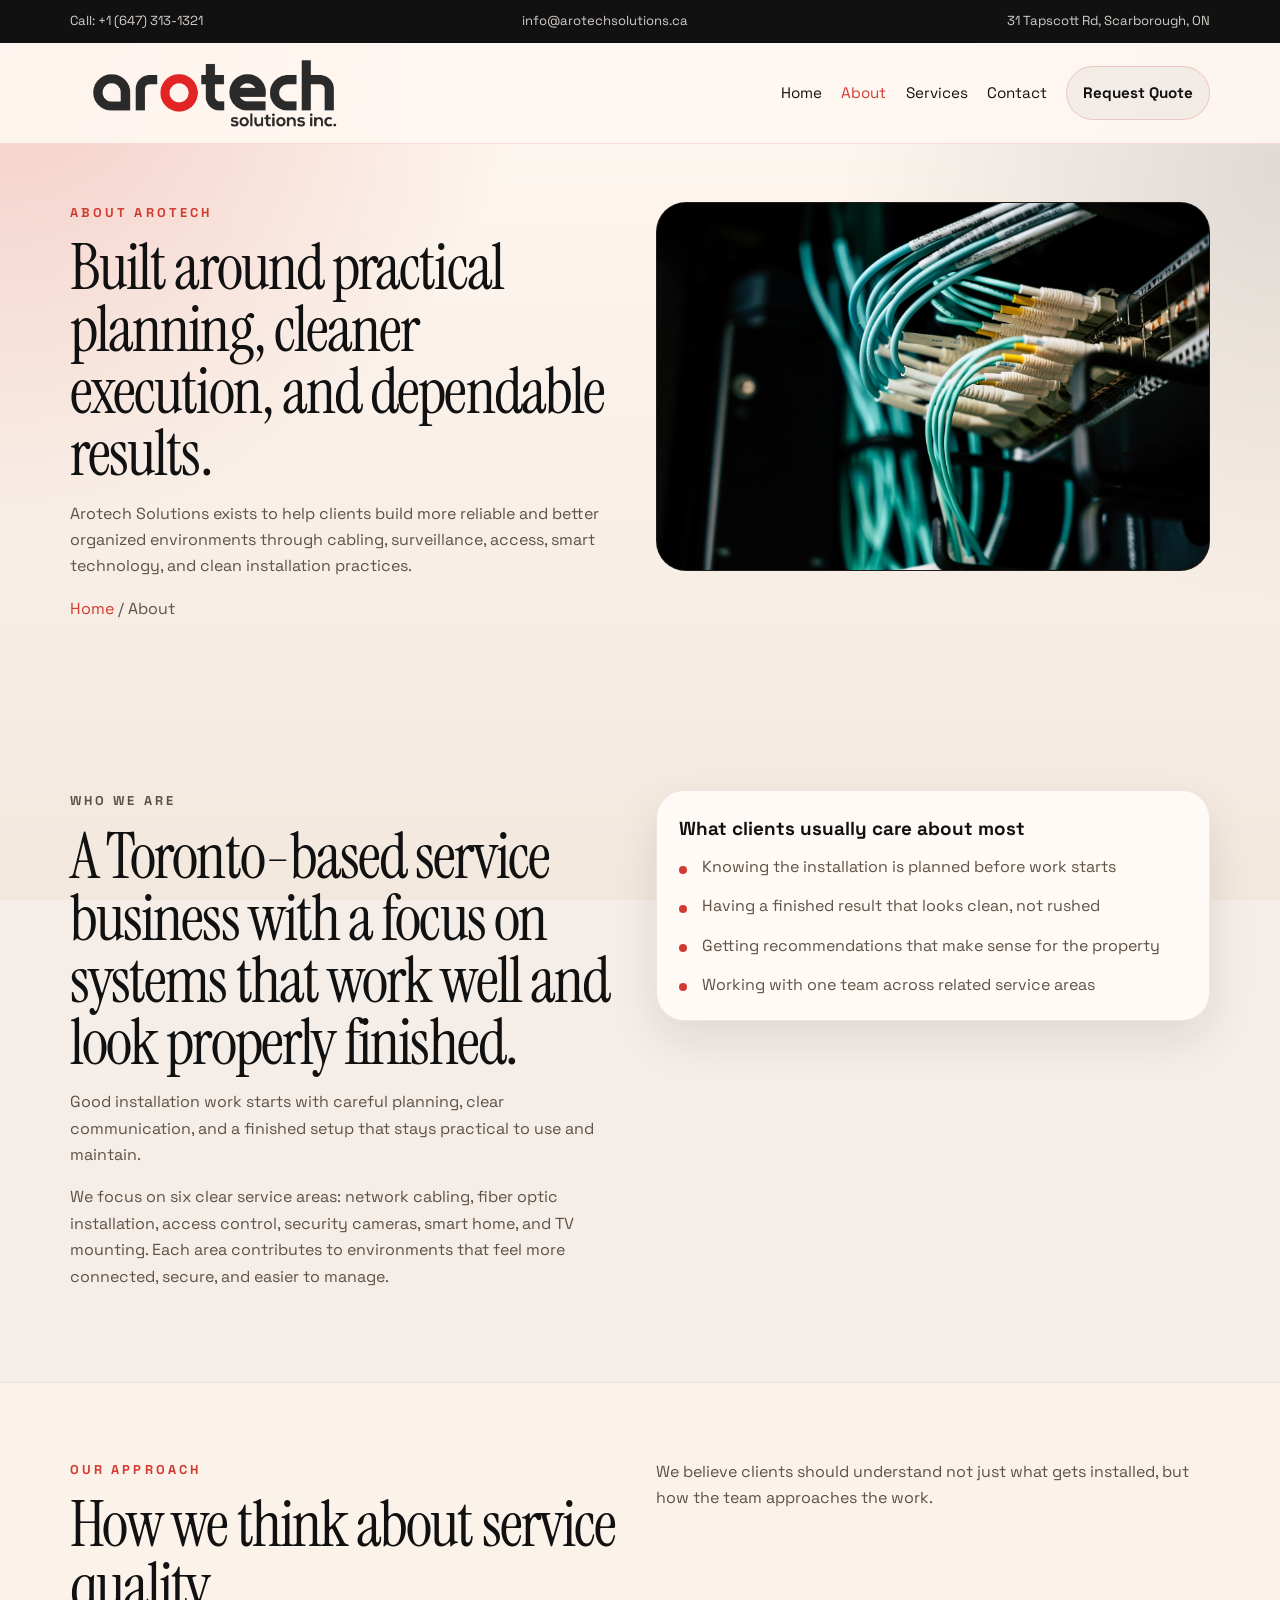
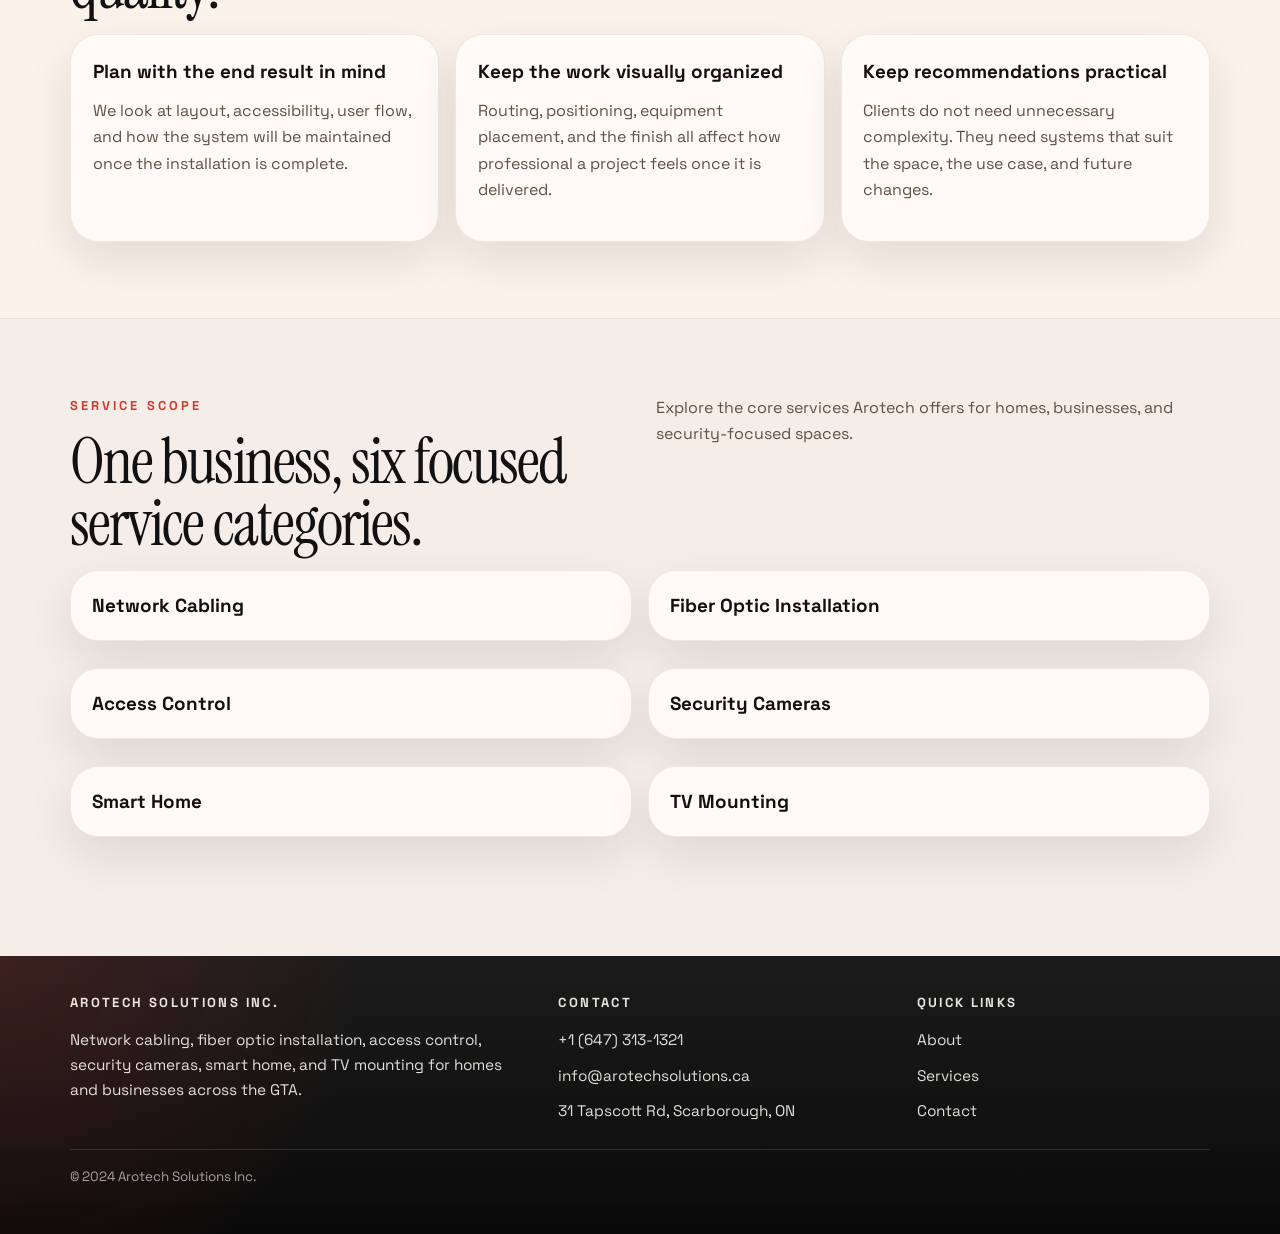
<file: about.html>
<!DOCTYPE html>
<html lang="en">
<head>
    <meta charset="UTF-8">
    <meta name="viewport" content="width=device-width, initial-scale=1.0">
    <title>About | Arotech Solutions Inc</title>
    <meta name="description" content="Learn about Arotech Solutions, our service approach, and how we deliver structured cabling, security, and smart installation solutions.">
    <link rel="icon" href="/assets/images/logo.png" type="image/png">
    <link rel="preconnect" href="https://fonts.googleapis.com">
    <link rel="preconnect" href="https://fonts.gstatic.com" crossorigin>
    <link href="https://fonts.googleapis.com/css2?family=Instrument+Serif:ital@0;1&family=Space+Grotesk:wght@400;500;700&display=swap" rel="stylesheet">
    <link rel="stylesheet" href="/assets/css/styles.css">
</head>
<body>
    <div class="site-bg" aria-hidden="true"></div>
    <div class="utility-bar">
        <div class="container utility-row">
            <a href="tel:+16473131321">Call: +1 (647) 313-1321</a>
            <a href="mailto:info@arotechsolutions.ca">info@arotechsolutions.ca</a>
            <span>31 Tapscott Rd, Scarborough, ON</span>
        </div>
    </div>
    <header class="site-header">
        <div class="container header-row">
            <a class="brand" href="/index.html" aria-label="Arotech Solutions home"><img src="/assets/images/arotech%20cropped%20png.png" alt="Arotech Solutions logo" data-light-src="/assets/images/arotech%20cropped%20png.png" data-dark-src="/assets/images/arotech%20black%20jpeg.png"></a>
            <button class="nav-toggle" type="button" aria-expanded="false" aria-controls="site-nav" aria-label="Toggle navigation"><span></span><span></span></button>
            <nav class="site-nav" id="site-nav">
                <a href="/index.html">Home</a>
                <a href="/about.html" aria-current="page">About</a>
                <a href="/services.html">Services</a>
                <a href="/contact.html">Contact</a>
                <a class="button button-small button-ghost" href="tel:+16473131321">Request Quote</a>
            </nav>
        </div>
    </header>
    <main>
        <section class="page-hero section reveal">
            <div class="container page-hero-grid">
                <div>
                    <p class="eyebrow">About Arotech</p>
                    <h1>Built around practical planning, cleaner execution, and dependable results.</h1>
                    <p class="hero-text">Arotech Solutions exists to help clients build more reliable and better organized environments through cabling, surveillance, access, smart technology, and clean installation practices.</p>
                    <p class="breadcrumb"><a href="/index.html">Home</a> / About</p>
                </div>
                <figure class="page-hero-media reveal-card">
                    <img src="/assets/images/hero-network.jpg" alt="Technician environment showing structured network hardware">
                </figure>
            </div>
        </section>

        <section class="section reveal">
            <div class="container detail-grid">
                <div class="content-block">
                    <p class="eyebrow">Who We Are</p>
                    <h2>A Toronto-based service business with a focus on systems that work well and look properly finished.</h2>
                    <p>
                        Good installation work starts with careful planning, clear communication, and a finished setup that stays practical to use and maintain.
                    </p>
                    <p>
                        We focus on six clear service areas: network cabling, fiber optic installation, access control, security cameras, smart home, and TV mounting.
                        Each area contributes to environments that feel more connected, secure, and easier to manage.
                    </p>
                </div>
                <div class="stack-card reveal-card">
                    <h3>What clients usually care about most</h3>
                    <ul class="checklist">
                        <li>Knowing the installation is planned before work starts</li>
                        <li>Having a finished result that looks clean, not rushed</li>
                        <li>Getting recommendations that make sense for the property</li>
                        <li>Working with one team across related service areas</li>
                    </ul>
                </div>
            </div>
        </section>

        <section class="section section-alt reveal">
            <div class="container section-head">
                <div>
                    <p class="eyebrow">Our Approach</p>
                    <h2>How we think about service quality.</h2>
                </div>
                <p>
                    We believe clients should understand not just what gets installed, but how the team approaches the work.
                </p>
            </div>
            <div class="container info-grid three-col">
                <article class="info-card reveal-card">
                    <h3>Plan with the end result in mind</h3>
                    <p>We look at layout, accessibility, user flow, and how the system will be maintained once the installation is complete.</p>
                </article>
                <article class="info-card reveal-card">
                    <h3>Keep the work visually organized</h3>
                    <p>Routing, positioning, equipment placement, and the finish all affect how professional a project feels once it is delivered.</p>
                </article>
                <article class="info-card reveal-card">
                    <h3>Keep recommendations practical</h3>
                    <p>Clients do not need unnecessary complexity. They need systems that suit the space, the use case, and future changes.</p>
                </article>
            </div>
        </section>

        <section class="section reveal">
            <div class="container section-head">
                <div>
                    <p class="eyebrow">Service Scope</p>
                    <h2>One business, six focused service categories.</h2>
                </div>
                <p>
                    Explore the core services Arotech offers for homes, businesses, and security-focused spaces.
                </p>
            </div>
            <div class="container service-links-grid">
                <a class="mini-link-card reveal-card" href="/services/network-cabling.html">Network Cabling</a>
                <a class="mini-link-card reveal-card" href="/services/fiber-optic-installation.html">Fiber Optic Installation</a>
                <a class="mini-link-card reveal-card" href="/services/access-control.html">Access Control</a>
                <a class="mini-link-card reveal-card" href="/services/security-cameras.html">Security Cameras</a>
                <a class="mini-link-card reveal-card" href="/services/smart-home.html">Smart Home</a>
                <a class="mini-link-card reveal-card" href="/services/tv-mounting.html">TV Mounting</a>
            </div>
        </section>
    </main>
    <footer class="site-footer">
        <div class="container footer-shell">
            <div class="footer-brand-block">
                <p class="footer-title">Arotech Solutions Inc.</p>
                <p>Network cabling, fiber optic installation, access control, security cameras, smart home, and TV mounting for homes and businesses across the GTA.</p>
            </div>
            <div class="footer-block">
                <p class="footer-heading">Contact</p>
                <a href="tel:+16473131321">+1 (647) 313-1321</a>
                <a href="mailto:info@arotechsolutions.ca">info@arotechsolutions.ca</a>
                <span>31 Tapscott Rd, Scarborough, ON</span>
            </div>
            <div class="footer-block">
                <p class="footer-heading">Quick Links</p>
                <a href="/about.html">About</a>
                <a href="/services.html">Services</a>
                <a href="/contact.html">Contact</a>
            </div>
        </div>
        <div class="container footer-bottom">
            <p>&copy; <span id="year"></span> Arotech Solutions Inc.</p>
        </div>
    </footer>
    <script src="/assets/js/main.js"></script>
</body>
</html>
</file>
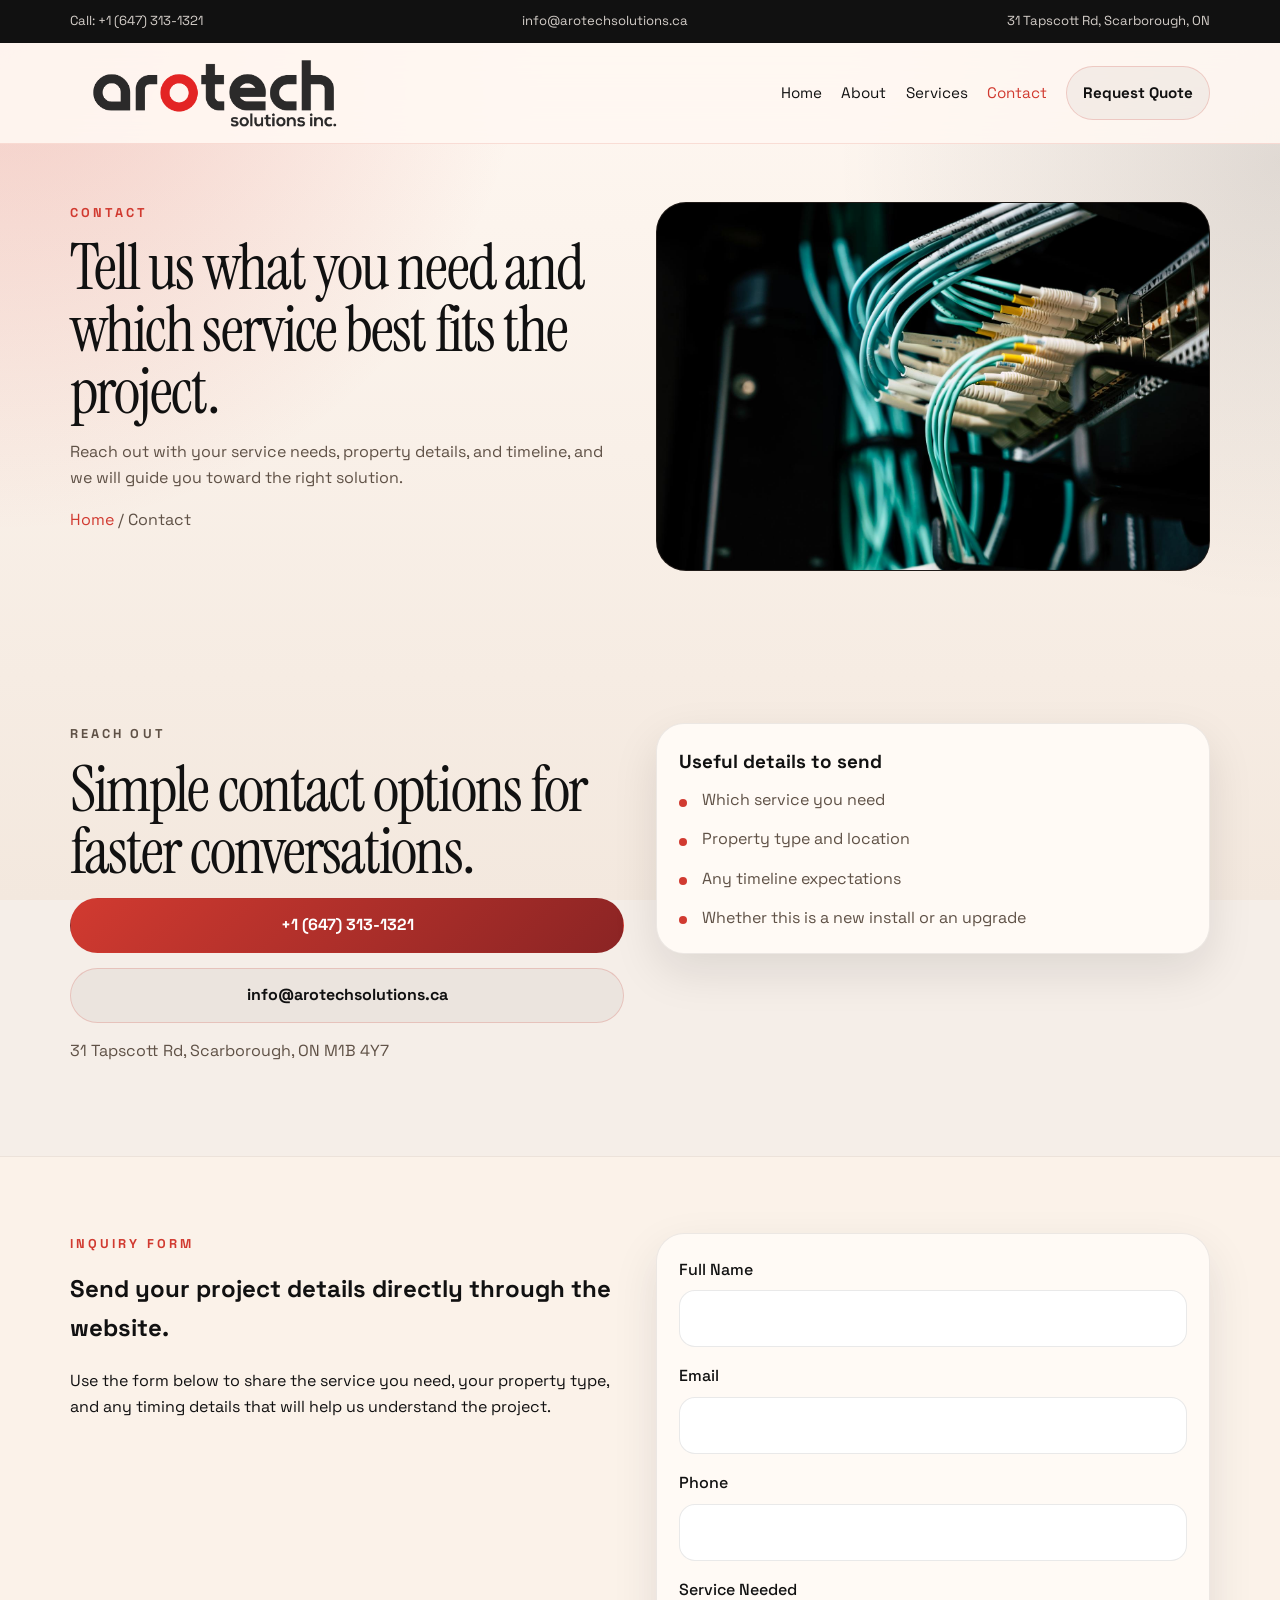
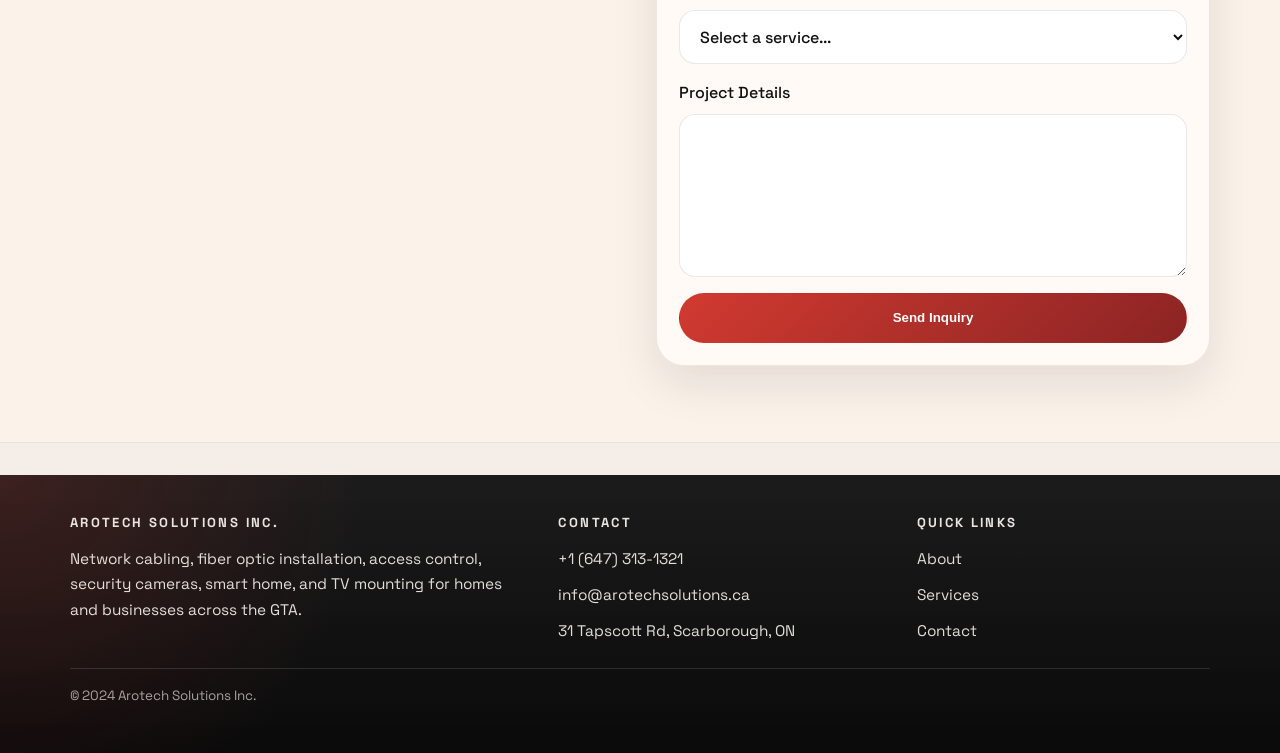
<file: contact.html>
<!DOCTYPE html>
<html lang="en">
<head>
    <meta charset="UTF-8">
    <meta name="viewport" content="width=device-width, initial-scale=1.0">
    <title>Contact | Arotech Solutions Inc</title>
    <meta name="description" content="Contact Arotech Solutions about network cabling, fiber installation, access control, security cameras, smart home, and TV mounting.">
    <link rel="icon" href="/assets/images/logo.png" type="image/png">
    <link rel="preconnect" href="https://fonts.googleapis.com">
    <link rel="preconnect" href="https://fonts.gstatic.com" crossorigin>
    <link href="https://fonts.googleapis.com/css2?family=Instrument+Serif:ital@0;1&family=Space+Grotesk:wght@400;500;700&display=swap" rel="stylesheet">
    <link rel="stylesheet" href="/assets/css/styles.css">
</head>
<body>
    <div class="site-bg" aria-hidden="true"></div>
    <div class="utility-bar">
        <div class="container utility-row">
            <a href="tel:+16473131321">Call: +1 (647) 313-1321</a>
            <a href="mailto:info@arotechsolutions.ca">info@arotechsolutions.ca</a>
            <span>31 Tapscott Rd, Scarborough, ON</span>
        </div>
    </div>
    <header class="site-header">
        <div class="container header-row">
            <a class="brand" href="/index.html" aria-label="Arotech Solutions home"><img src="/assets/images/arotech%20cropped%20png.png" alt="Arotech Solutions logo" data-light-src="/assets/images/arotech%20cropped%20png.png" data-dark-src="/assets/images/arotech%20black%20jpeg.png"></a>
            <button class="nav-toggle" type="button" aria-expanded="false" aria-controls="site-nav" aria-label="Toggle navigation"><span></span><span></span></button>
            <nav class="site-nav" id="site-nav">
                <a href="/index.html">Home</a>
                <a href="/about.html">About</a>
                <a href="/services.html">Services</a>
                <a href="/contact.html" aria-current="page">Contact</a>
                <a class="button button-small button-ghost" href="tel:+16473131321">Request Quote</a>
            </nav>
        </div>
    </header>
    <main>
        <section class="page-hero section reveal">
            <div class="container page-hero-grid">
                <div>
                    <p class="eyebrow">Contact</p>
                    <h1>Tell us what you need and which service best fits the project.</h1>
                    <p class="hero-text">Reach out with your service needs, property details, and timeline, and we will guide you toward the right solution.</p>
                    <p class="breadcrumb"><a href="/index.html">Home</a> / Contact</p>
                </div>
                <figure class="page-hero-media reveal-card">
                    <img src="/assets/images/hero-network.jpg" alt="Structured network hardware and cabling representing Arotech's core service work">
                </figure>
            </div>
        </section>

        <section class="section reveal">
            <div class="container detail-grid">
                <div class="content-block">
                    <p class="eyebrow">Reach Out</p>
                    <h2>Simple contact options for faster conversations.</h2>
                    <div class="contact-stack">
                        <a class="button" href="tel:+16473131321">+1 (647) 313-1321</a>
                        <a class="button button-ghost" href="mailto:info@arotechsolutions.ca">info@arotechsolutions.ca</a>
                        <p>31 Tapscott Rd, Scarborough, ON M1B 4Y7</p>
                    </div>
                </div>
                <div class="stack-card reveal-card">
                    <h3>Useful details to send</h3>
                    <ul class="checklist">
                        <li>Which service you need</li>
                        <li>Property type and location</li>
                        <li>Any timeline expectations</li>
                        <li>Whether this is a new install or an upgrade</li>
                    </ul>
                </div>
            </div>
        </section>

        <section class="section section-alt reveal">
            <div class="container form-layout">
                <div>
                    <p class="eyebrow">Inquiry Form</p>
                    <h2>Send your project details directly through the website.</h2>
                    <p>
                        Use the form below to share the service you need, your property type, and any timing details that will help us understand the project.
                    </p>
                    <div class="form-success-msg" id="formSuccess" style="display:none">
                        <p><strong>Message sent.</strong> We will be in touch shortly.</p>
                    </div>
                </div>
                <form class="contact-form reveal-card" action="https://formsubmit.co/info@arotechsolutions.ca" method="post">
                    <input type="hidden" name="_subject" value="New inquiry from Arotech Solutions website">
                    <input type="hidden" name="_captcha" value="true">
                    <input type="hidden" name="_template" value="table">
                    <input type="hidden" name="_next" value="https://int-sajan.github.io/contact.html?sent=1">
                    <input type="text" name="_honey" style="display:none">
                    <label>
                        Full Name
                        <input type="text" name="Full Name" required>
                    </label>
                    <label>
                        Email
                        <input type="email" name="Email" required>
                    </label>
                    <label>
                        Phone
                        <input type="tel" name="Phone">
                    </label>
                    <label>
                        Service Needed
                        <select name="Service Needed" required>
                            <option value="" disabled selected>Select a service...</option>
                            <option>Network Cabling</option>
                            <option>Fiber Optic Installation</option>
                            <option>Access Control</option>
                            <option>Security Cameras</option>
                            <option>Smart Home</option>
                            <option>TV Mounting</option>
                        </select>
                    </label>
                    <label>
                        Project Details
                        <textarea name="Project Details" rows="5"></textarea>
                    </label>
                    <button class="button" type="submit">Send Inquiry</button>
                </form>
            </div>
        </section>
    </main>
    <footer class="site-footer">
        <div class="container footer-shell">
            <div class="footer-brand-block">
                <p class="footer-title">Arotech Solutions Inc.</p>
                <p>Network cabling, fiber optic installation, access control, security cameras, smart home, and TV mounting for homes and businesses across the GTA.</p>
            </div>
            <div class="footer-block">
                <p class="footer-heading">Contact</p>
                <a href="tel:+16473131321">+1 (647) 313-1321</a>
                <a href="mailto:info@arotechsolutions.ca">info@arotechsolutions.ca</a>
                <span>31 Tapscott Rd, Scarborough, ON</span>
            </div>
            <div class="footer-block">
                <p class="footer-heading">Quick Links</p>
                <a href="/about.html">About</a>
                <a href="/services.html">Services</a>
                <a href="/contact.html">Contact</a>
            </div>
        </div>
        <div class="container footer-bottom">
            <p>&copy; <span id="year"></span> Arotech Solutions Inc.</p>
        </div>
    </footer>
    <script src="/assets/js/main.js"></script>
</body>
</html>
</file>
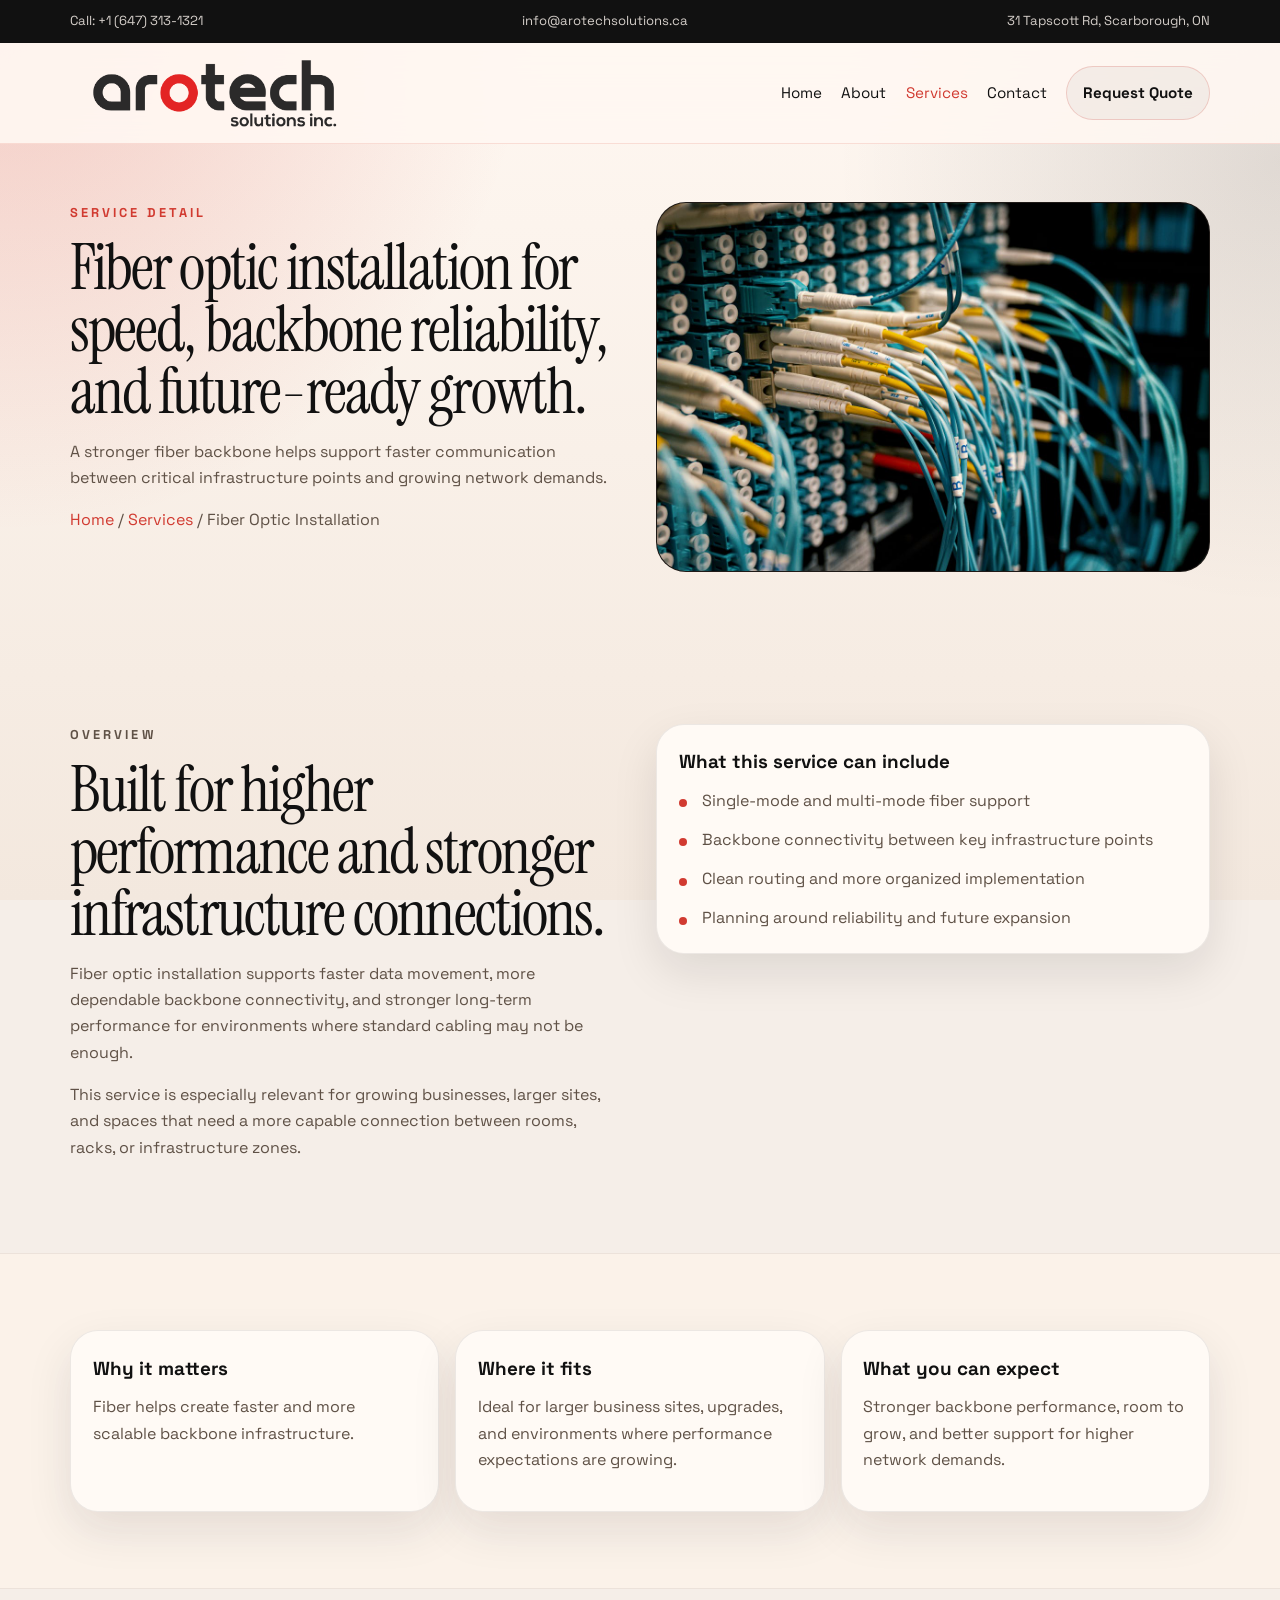
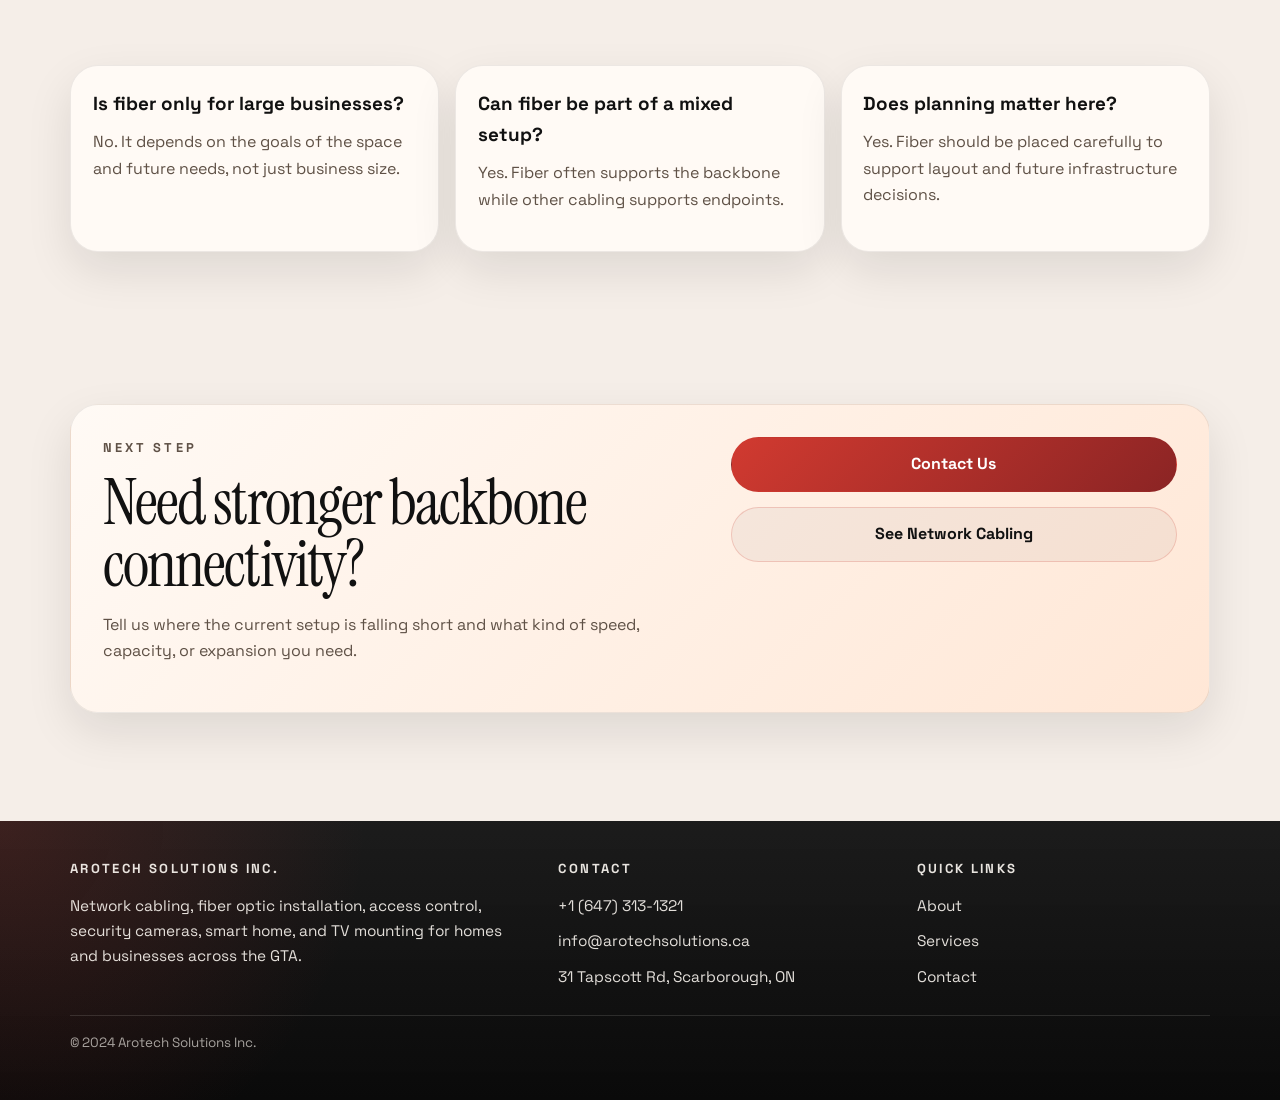
<file: services/fiber-optic-installation.html>
<!DOCTYPE html>
<html lang="en">
<head>
    <meta charset="UTF-8">
    <meta name="viewport" content="width=device-width, initial-scale=1.0">
    <title>Fiber Optic Installation | Arotech Solutions Inc</title>
    <meta name="description" content="Fiber optic installation for faster backbone connectivity, stronger throughput, and more reliable long-term network performance.">
    <link rel="icon" href="/assets/images/logo.png" type="image/png">
    <link rel="preconnect" href="https://fonts.googleapis.com">
    <link rel="preconnect" href="https://fonts.gstatic.com" crossorigin>
    <link href="https://fonts.googleapis.com/css2?family=Instrument+Serif:ital@0;1&family=Space+Grotesk:wght@400;500;700&display=swap" rel="stylesheet">
    <link rel="stylesheet" href="/assets/css/styles.css">
</head>
<body>
    <div class="site-bg" aria-hidden="true"></div>
    <div class="utility-bar"><div class="container utility-row"><a href="tel:+16473131321">Call: +1 (647) 313-1321</a><a href="mailto:info@arotechsolutions.ca">info@arotechsolutions.ca</a><span>31 Tapscott Rd, Scarborough, ON</span></div></div>
    <header class="site-header"><div class="container header-row"><a class="brand" href="/index.html" aria-label="Arotech Solutions home"><img src="/assets/images/arotech%20cropped%20png.png" alt="Arotech Solutions logo" data-light-src="/assets/images/arotech%20cropped%20png.png" data-dark-src="/assets/images/arotech%20black%20jpeg.png"></a><button class="nav-toggle" type="button" aria-expanded="false" aria-controls="site-nav" aria-label="Toggle navigation"><span></span><span></span></button><nav class="site-nav" id="site-nav"><a href="/index.html">Home</a><a href="/about.html">About</a><a href="/services.html" aria-current="page">Services</a><a href="/contact.html">Contact</a><a class="button button-small button-ghost" href="tel:+16473131321">Request Quote</a></nav></div></header>
    <main>
        <section class="page-hero section reveal"><div class="container page-hero-grid"><div><p class="eyebrow">Service Detail</p><h1>Fiber optic installation for speed, backbone reliability, and future-ready growth.</h1><p class="hero-text">A stronger fiber backbone helps support faster communication between critical infrastructure points and growing network demands.</p><p class="breadcrumb"><a href="/index.html">Home</a> / <a href="/services.html">Services</a> / Fiber Optic Installation</p></div><figure class="page-hero-media reveal-card"><img src="/assets/images/service-fiber.jpg" alt="Fiber optic connectors and network hardware"></figure></div></section>
        <section class="section reveal"><div class="container detail-grid"><div class="content-block"><p class="eyebrow">Overview</p><h2>Built for higher performance and stronger infrastructure connections.</h2><p>Fiber optic installation supports faster data movement, more dependable backbone connectivity, and stronger long-term performance for environments where standard cabling may not be enough.</p><p>This service is especially relevant for growing businesses, larger sites, and spaces that need a more capable connection between rooms, racks, or infrastructure zones.</p></div><div class="stack-card reveal-card"><h3>What this service can include</h3><ul class="checklist"><li>Single-mode and multi-mode fiber support</li><li>Backbone connectivity between key infrastructure points</li><li>Clean routing and more organized implementation</li><li>Planning around reliability and future expansion</li></ul></div></div></section>
        <section class="section section-alt reveal"><div class="container info-grid three-col"><article class="info-card reveal-card"><h3>Why it matters</h3><p>Fiber helps create faster and more scalable backbone infrastructure.</p></article><article class="info-card reveal-card"><h3>Where it fits</h3><p>Ideal for larger business sites, upgrades, and environments where performance expectations are growing.</p></article><article class="info-card reveal-card"><h3>What you can expect</h3><p>Stronger backbone performance, room to grow, and better support for higher network demands.</p></article></div></section>
        <section class="section reveal"><div class="container faq-grid"><article class="faq-card reveal-card"><h3>Is fiber only for large businesses?</h3><p>No. It depends on the goals of the space and future needs, not just business size.</p></article><article class="faq-card reveal-card"><h3>Can fiber be part of a mixed setup?</h3><p>Yes. Fiber often supports the backbone while other cabling supports endpoints.</p></article><article class="faq-card reveal-card"><h3>Does planning matter here?</h3><p>Yes. Fiber should be placed carefully to support layout and future infrastructure decisions.</p></article></div></section>
        <section class="section reveal"><div class="container contact-card"><div><p class="eyebrow">Next Step</p><h2>Need stronger backbone connectivity?</h2><p>Tell us where the current setup is falling short and what kind of speed, capacity, or expansion you need.</p></div><div class="contact-actions"><a class="button" href="/contact.html">Contact Us</a><a class="button button-ghost" href="/services/network-cabling.html">See Network Cabling</a></div></div></section>
    </main>
    <footer class="site-footer"><div class="container footer-shell"><div class="footer-brand-block"><p class="footer-title">Arotech Solutions Inc.</p><p>Network cabling, fiber optic installation, access control, security cameras, smart home, and TV mounting for homes and businesses across the GTA.</p></div><div class="footer-block"><p class="footer-heading">Contact</p><a href="tel:+16473131321">+1 (647) 313-1321</a><a href="mailto:info@arotechsolutions.ca">info@arotechsolutions.ca</a><span>31 Tapscott Rd, Scarborough, ON</span></div><div class="footer-block"><p class="footer-heading">Quick Links</p><a href="/about.html">About</a><a href="/services.html">Services</a><a href="/contact.html">Contact</a></div></div><div class="container footer-bottom"><p>&copy; <span id="year"></span> Arotech Solutions Inc.</p></div></footer>
    <script src="/assets/js/main.js"></script>
</body>
</html>
</file>
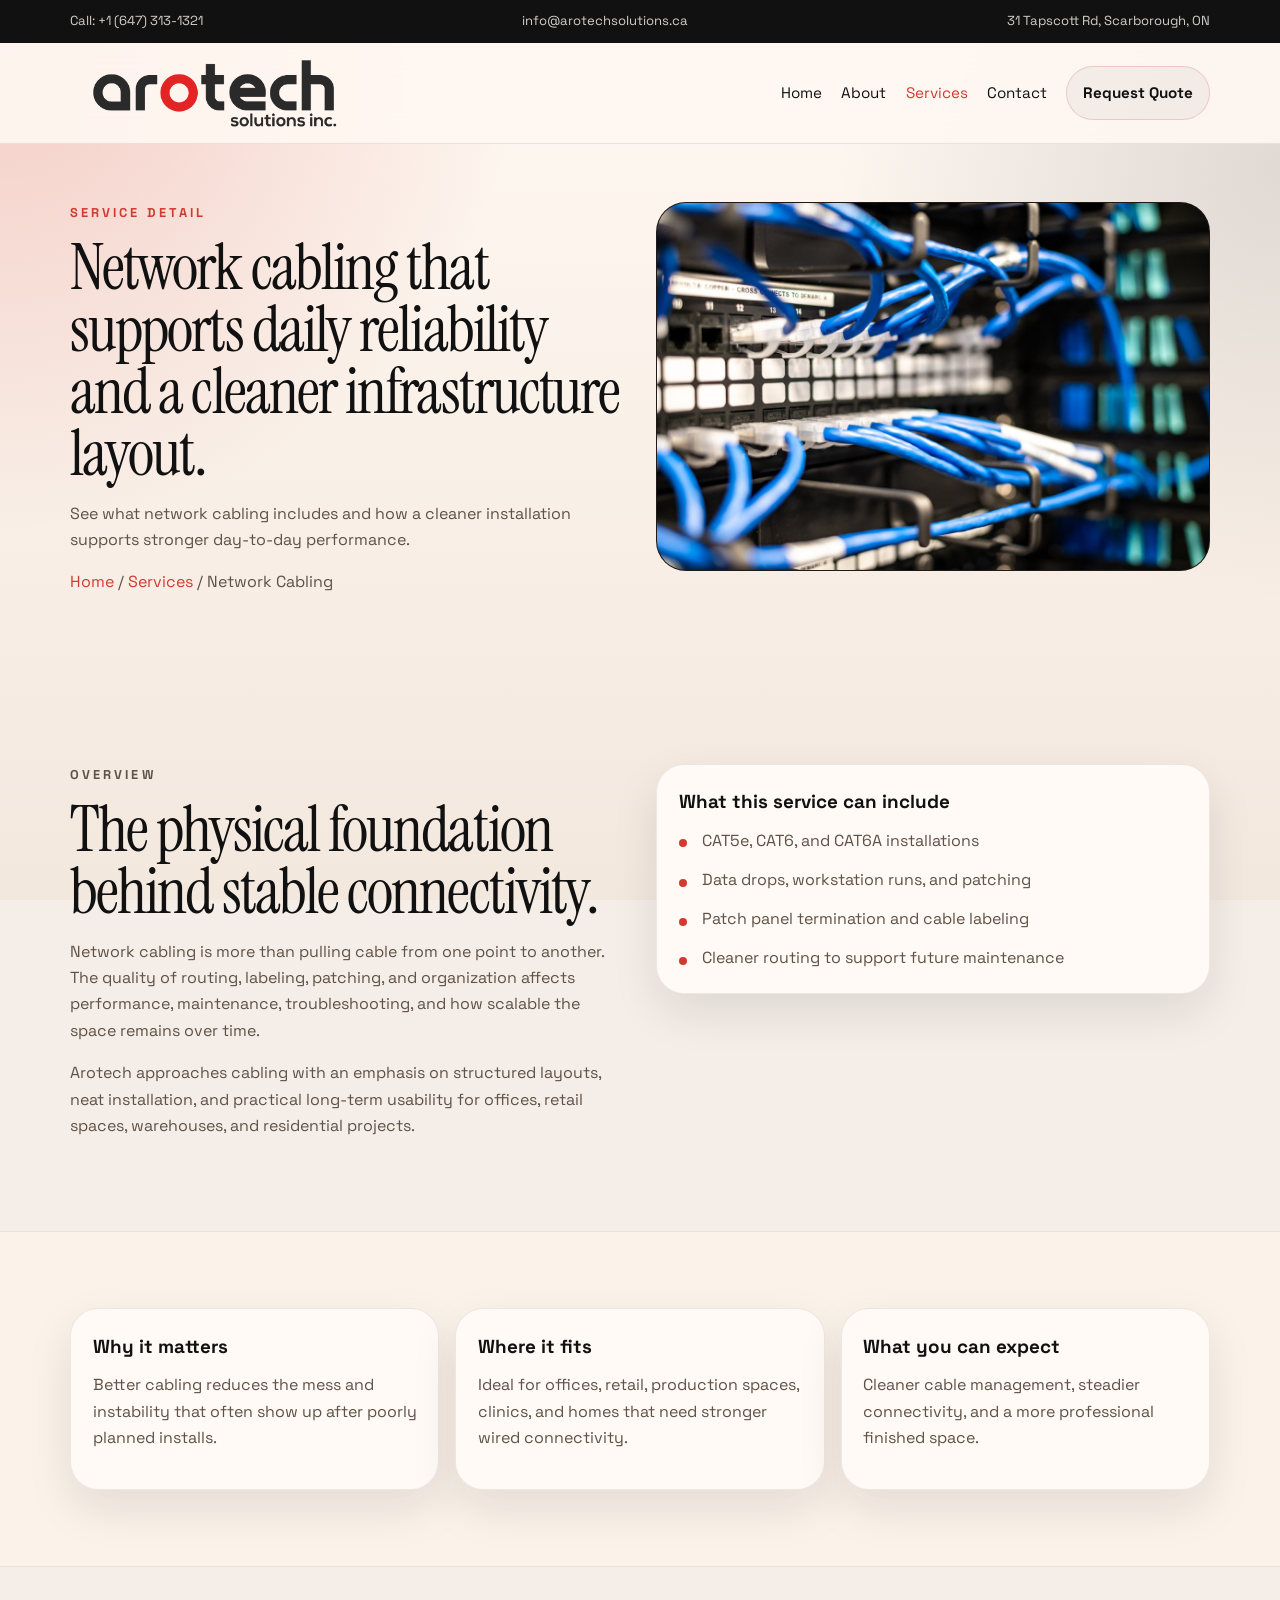
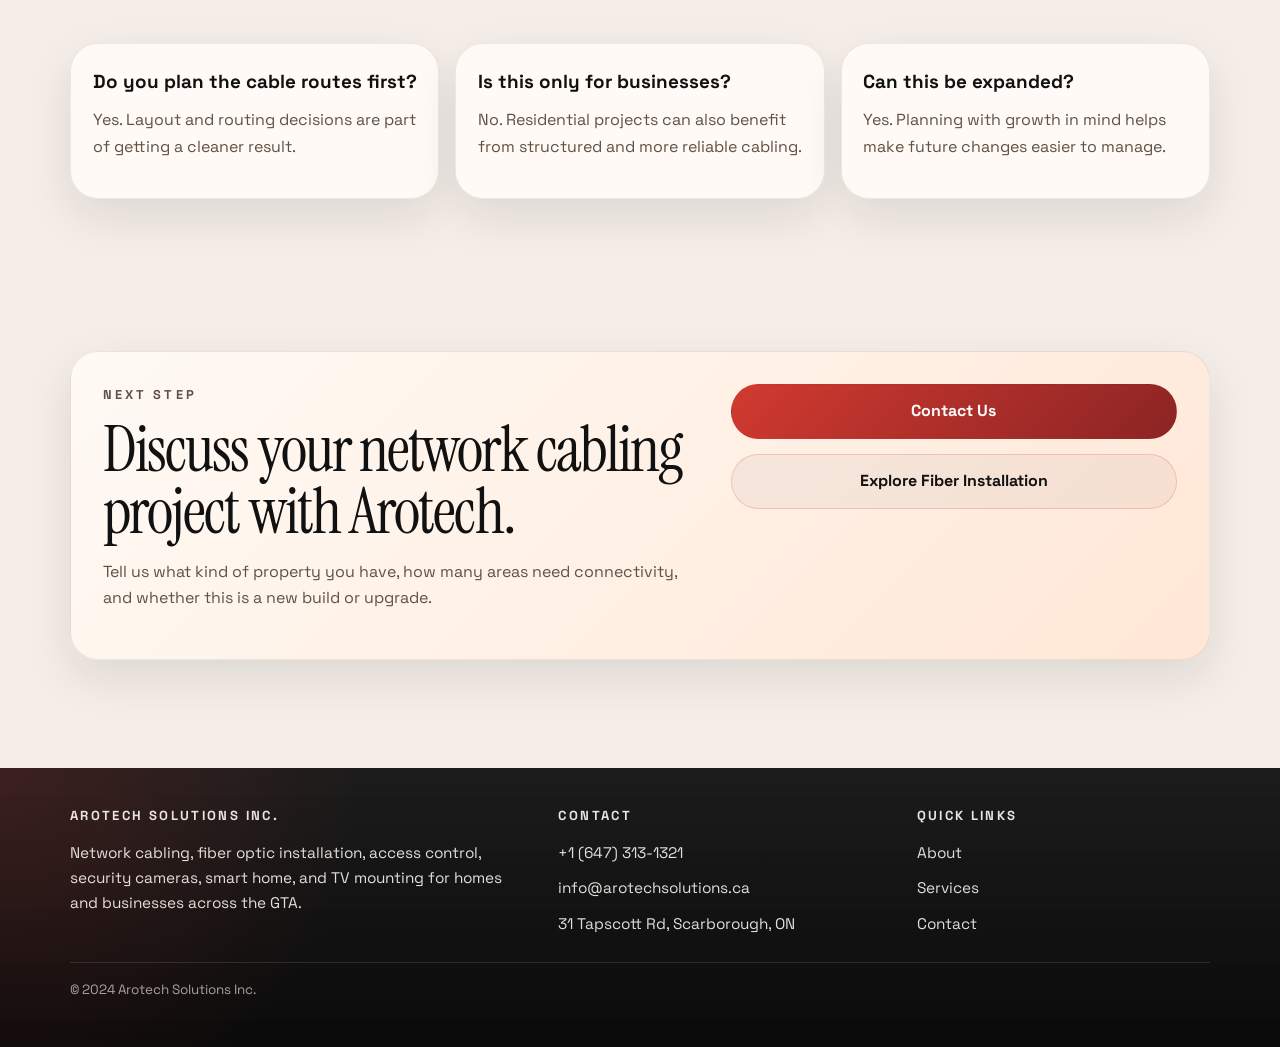
<file: services/network-cabling.html>
<!DOCTYPE html>
<html lang="en">
<head>
    <meta charset="UTF-8">
    <meta name="viewport" content="width=device-width, initial-scale=1.0">
    <title>Network Cabling | Arotech Solutions Inc</title>
    <meta name="description" content="Professional network cabling installations including structured cabling, data drops, patch panels, and cleaner routing for business and residential spaces.">
    <link rel="icon" href="/assets/images/logo.png" type="image/png">
    <link rel="preconnect" href="https://fonts.googleapis.com">
    <link rel="preconnect" href="https://fonts.gstatic.com" crossorigin>
    <link href="https://fonts.googleapis.com/css2?family=Instrument+Serif:ital@0;1&family=Space+Grotesk:wght@400;500;700&display=swap" rel="stylesheet">
    <link rel="stylesheet" href="/assets/css/styles.css">
</head>
<body>
    <div class="site-bg" aria-hidden="true"></div>
    <div class="utility-bar"><div class="container utility-row"><a href="tel:+16473131321">Call: +1 (647) 313-1321</a><a href="mailto:info@arotechsolutions.ca">info@arotechsolutions.ca</a><span>31 Tapscott Rd, Scarborough, ON</span></div></div>
    <header class="site-header"><div class="container header-row"><a class="brand" href="/index.html" aria-label="Arotech Solutions home"><img src="/assets/images/arotech%20cropped%20png.png" alt="Arotech Solutions logo" data-light-src="/assets/images/arotech%20cropped%20png.png" data-dark-src="/assets/images/arotech%20black%20jpeg.png"></a><button class="nav-toggle" type="button" aria-expanded="false" aria-controls="site-nav" aria-label="Toggle navigation"><span></span><span></span></button><nav class="site-nav" id="site-nav"><a href="/index.html">Home</a><a href="/about.html">About</a><a href="/services.html" aria-current="page">Services</a><a href="/contact.html">Contact</a><a class="button button-small button-ghost" href="tel:+16473131321">Request Quote</a></nav></div></header>
    <main>
        <section class="page-hero section reveal">
            <div class="container page-hero-grid">
                <div>
                    <p class="eyebrow">Service Detail</p>
                    <h1>Network cabling that supports daily reliability and a cleaner infrastructure layout.</h1>
                    <p class="hero-text">See what network cabling includes and how a cleaner installation supports stronger day-to-day performance.</p>
                    <p class="breadcrumb"><a href="/index.html">Home</a> / <a href="/services.html">Services</a> / Network Cabling</p>
                </div>
                <figure class="page-hero-media reveal-card"><img src="/assets/images/service-network-cabling.jpg" alt="Organized network cabling connected to a server rack"></figure>
            </div>
        </section>
        <section class="section reveal">
            <div class="container detail-grid">
                <div class="content-block">
                    <p class="eyebrow">Overview</p>
                    <h2>The physical foundation behind stable connectivity.</h2>
                    <p>Network cabling is more than pulling cable from one point to another. The quality of routing, labeling, patching, and organization affects performance, maintenance, troubleshooting, and how scalable the space remains over time.</p>
                    <p>Arotech approaches cabling with an emphasis on structured layouts, neat installation, and practical long-term usability for offices, retail spaces, warehouses, and residential projects.</p>
                </div>
                <div class="stack-card reveal-card">
                    <h3>What this service can include</h3>
                    <ul class="checklist">
                        <li>CAT5e, CAT6, and CAT6A installations</li>
                        <li>Data drops, workstation runs, and patching</li>
                        <li>Patch panel termination and cable labeling</li>
                        <li>Cleaner routing to support future maintenance</li>
                    </ul>
                </div>
            </div>
        </section>
        <section class="section section-alt reveal"><div class="container info-grid three-col"><article class="info-card reveal-card"><h3>Why it matters</h3><p>Better cabling reduces the mess and instability that often show up after poorly planned installs.</p></article><article class="info-card reveal-card"><h3>Where it fits</h3><p>Ideal for offices, retail, production spaces, clinics, and homes that need stronger wired connectivity.</p></article><article class="info-card reveal-card"><h3>What you can expect</h3><p>Cleaner cable management, steadier connectivity, and a more professional finished space.</p></article></div></section>
        <section class="section reveal"><div class="container faq-grid"><article class="faq-card reveal-card"><h3>Do you plan the cable routes first?</h3><p>Yes. Layout and routing decisions are part of getting a cleaner result.</p></article><article class="faq-card reveal-card"><h3>Is this only for businesses?</h3><p>No. Residential projects can also benefit from structured and more reliable cabling.</p></article><article class="faq-card reveal-card"><h3>Can this be expanded?</h3><p>Yes. Planning with growth in mind helps make future changes easier to manage.</p></article></div></section>
        <section class="section reveal"><div class="container contact-card"><div><p class="eyebrow">Next Step</p><h2>Discuss your network cabling project with Arotech.</h2><p>Tell us what kind of property you have, how many areas need connectivity, and whether this is a new build or upgrade.</p></div><div class="contact-actions"><a class="button" href="/contact.html">Contact Us</a><a class="button button-ghost" href="/services/fiber-optic-installation.html">Explore Fiber Installation</a></div></div></section>
    </main>
    <footer class="site-footer"><div class="container footer-shell"><div class="footer-brand-block"><p class="footer-title">Arotech Solutions Inc.</p><p>Network cabling, fiber optic installation, access control, security cameras, smart home, and TV mounting for homes and businesses across the GTA.</p></div><div class="footer-block"><p class="footer-heading">Contact</p><a href="tel:+16473131321">+1 (647) 313-1321</a><a href="mailto:info@arotechsolutions.ca">info@arotechsolutions.ca</a><span>31 Tapscott Rd, Scarborough, ON</span></div><div class="footer-block"><p class="footer-heading">Quick Links</p><a href="/about.html">About</a><a href="/services.html">Services</a><a href="/contact.html">Contact</a></div></div><div class="container footer-bottom"><p>&copy; <span id="year"></span> Arotech Solutions Inc.</p></div></footer>
    <script src="/assets/js/main.js"></script>
</body>
</html>
</file>
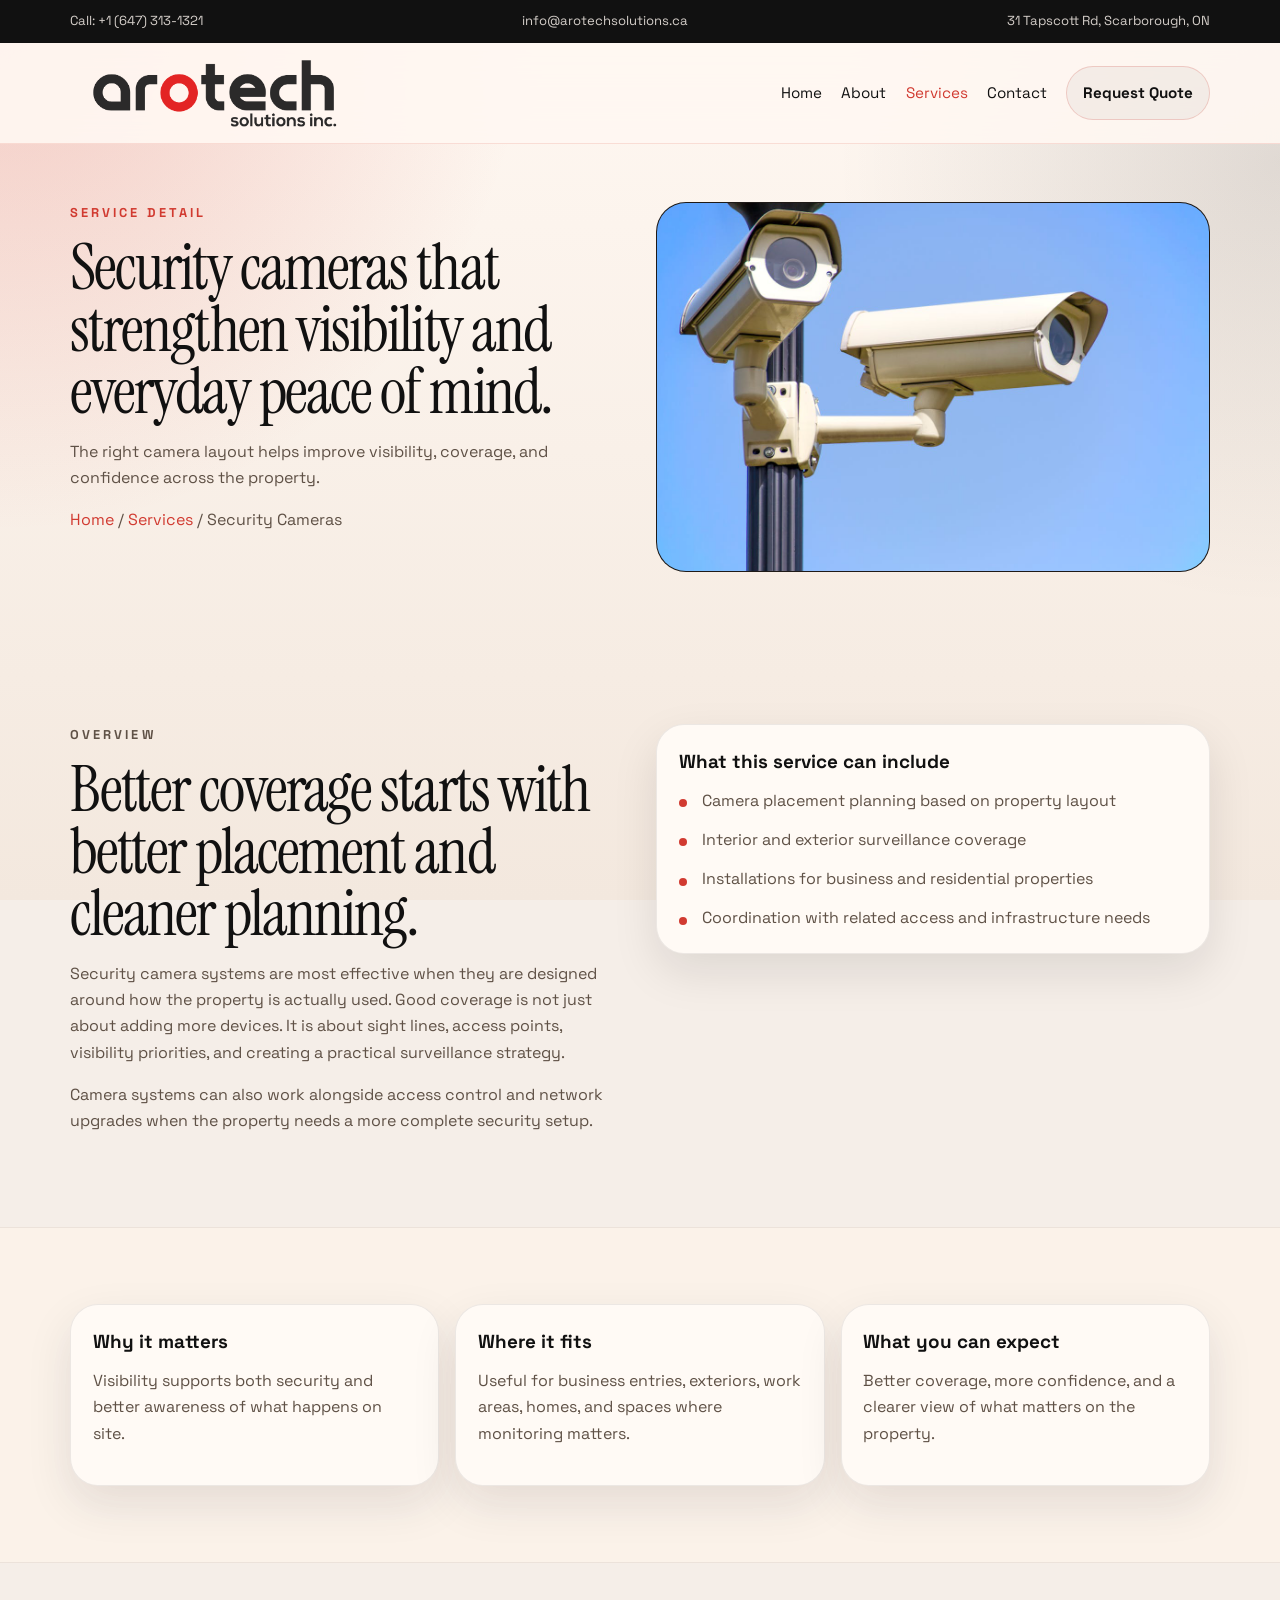
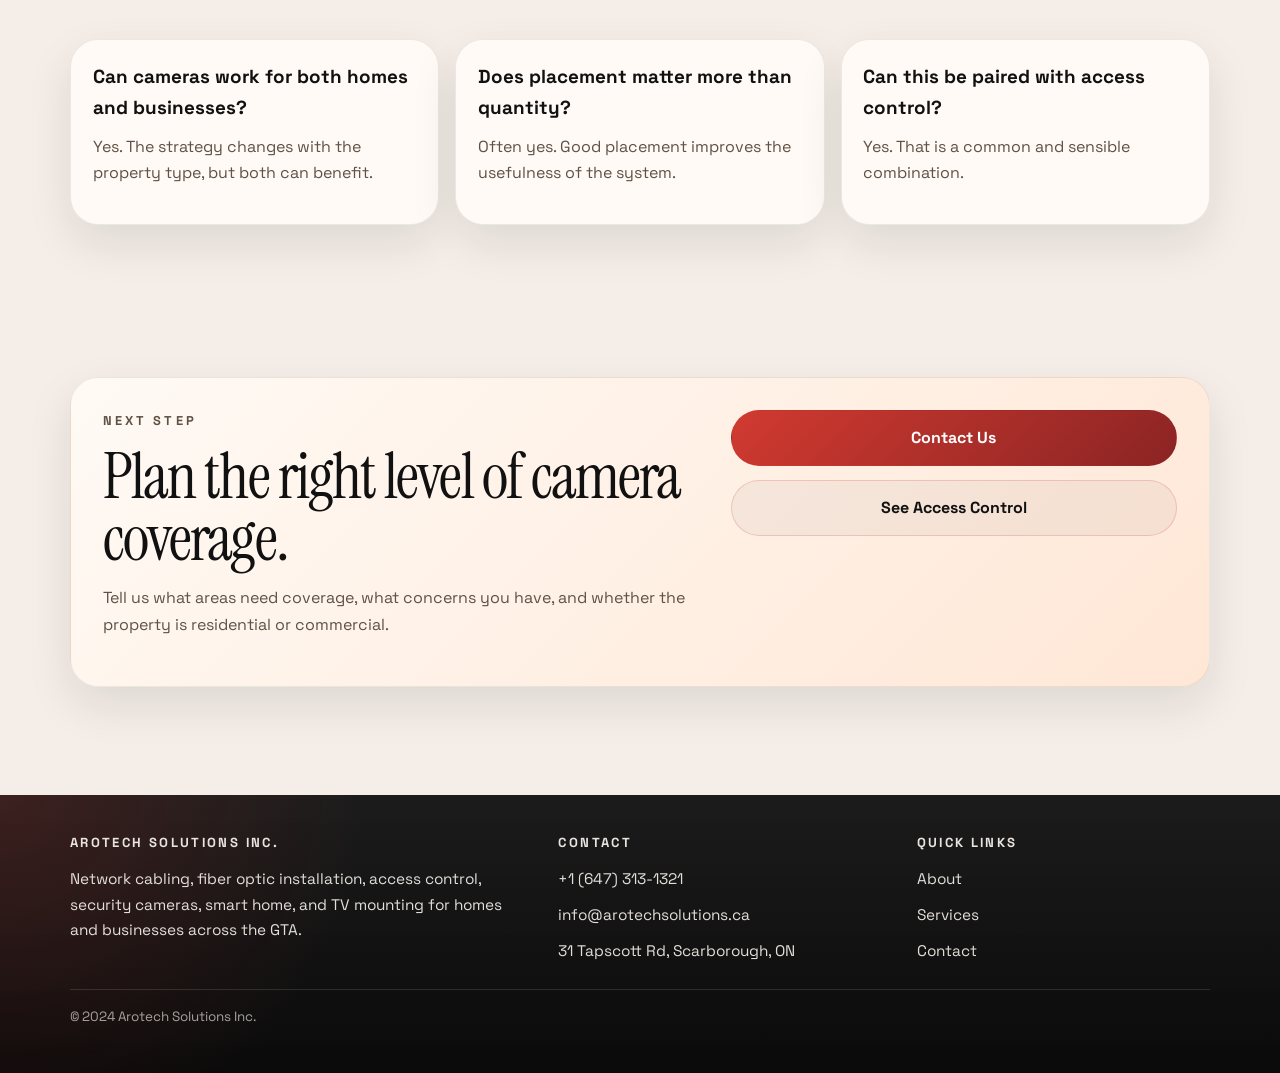
<file: services/security-cameras.html>
<!DOCTYPE html>
<html lang="en">
<head>
    <meta charset="UTF-8">
    <meta name="viewport" content="width=device-width, initial-scale=1.0">
    <title>Security Cameras | Arotech Solutions Inc</title>
    <meta name="description" content="Security camera installation for businesses and homes that need better visibility, monitoring, and surveillance coverage.">
    <link rel="icon" href="/assets/images/logo.png" type="image/png">
    <link rel="preconnect" href="https://fonts.googleapis.com">
    <link rel="preconnect" href="https://fonts.gstatic.com" crossorigin>
    <link href="https://fonts.googleapis.com/css2?family=Instrument+Serif:ital@0;1&family=Space+Grotesk:wght@400;500;700&display=swap" rel="stylesheet">
    <link rel="stylesheet" href="/assets/css/styles.css">
</head>
<body>
    <div class="site-bg" aria-hidden="true"></div>
    <div class="utility-bar"><div class="container utility-row"><a href="tel:+16473131321">Call: +1 (647) 313-1321</a><a href="mailto:info@arotechsolutions.ca">info@arotechsolutions.ca</a><span>31 Tapscott Rd, Scarborough, ON</span></div></div>
    <header class="site-header"><div class="container header-row"><a class="brand" href="/index.html" aria-label="Arotech Solutions home"><img src="/assets/images/arotech%20cropped%20png.png" alt="Arotech Solutions logo" data-light-src="/assets/images/arotech%20cropped%20png.png" data-dark-src="/assets/images/arotech%20black%20jpeg.png"></a><button class="nav-toggle" type="button" aria-expanded="false" aria-controls="site-nav" aria-label="Toggle navigation"><span></span><span></span></button><nav class="site-nav" id="site-nav"><a href="/index.html">Home</a><a href="/about.html">About</a><a href="/services.html" aria-current="page">Services</a><a href="/contact.html">Contact</a><a class="button button-small button-ghost" href="tel:+16473131321">Request Quote</a></nav></div></header>
    <main>
        <section class="page-hero section reveal"><div class="container page-hero-grid"><div><p class="eyebrow">Service Detail</p><h1>Security cameras that strengthen visibility and everyday peace of mind.</h1><p class="hero-text">The right camera layout helps improve visibility, coverage, and confidence across the property.</p><p class="breadcrumb"><a href="/index.html">Home</a> / <a href="/services.html">Services</a> / Security Cameras</p></div><figure class="page-hero-media reveal-card"><img src="/assets/images/service-security-cameras.jpg" alt="Security cameras mounted outdoors"></figure></div></section>
        <section class="section reveal"><div class="container detail-grid"><div class="content-block"><p class="eyebrow">Overview</p><h2>Better coverage starts with better placement and cleaner planning.</h2><p>Security camera systems are most effective when they are designed around how the property is actually used. Good coverage is not just about adding more devices. It is about sight lines, access points, visibility priorities, and creating a practical surveillance strategy.</p><p>Camera systems can also work alongside access control and network upgrades when the property needs a more complete security setup.</p></div><div class="stack-card reveal-card"><h3>What this service can include</h3><ul class="checklist"><li>Camera placement planning based on property layout</li><li>Interior and exterior surveillance coverage</li><li>Installations for business and residential properties</li><li>Coordination with related access and infrastructure needs</li></ul></div></div></section>
        <section class="section section-alt reveal"><div class="container info-grid three-col"><article class="info-card reveal-card"><h3>Why it matters</h3><p>Visibility supports both security and better awareness of what happens on site.</p></article><article class="info-card reveal-card"><h3>Where it fits</h3><p>Useful for business entries, exteriors, work areas, homes, and spaces where monitoring matters.</p></article><article class="info-card reveal-card"><h3>What you can expect</h3><p>Better coverage, more confidence, and a clearer view of what matters on the property.</p></article></div></section>
        <section class="section reveal"><div class="container faq-grid"><article class="faq-card reveal-card"><h3>Can cameras work for both homes and businesses?</h3><p>Yes. The strategy changes with the property type, but both can benefit.</p></article><article class="faq-card reveal-card"><h3>Does placement matter more than quantity?</h3><p>Often yes. Good placement improves the usefulness of the system.</p></article><article class="faq-card reveal-card"><h3>Can this be paired with access control?</h3><p>Yes. That is a common and sensible combination.</p></article></div></section>
        <section class="section reveal"><div class="container contact-card"><div><p class="eyebrow">Next Step</p><h2>Plan the right level of camera coverage.</h2><p>Tell us what areas need coverage, what concerns you have, and whether the property is residential or commercial.</p></div><div class="contact-actions"><a class="button" href="/contact.html">Contact Us</a><a class="button button-ghost" href="/services/access-control.html">See Access Control</a></div></div></section>
    </main>
    <footer class="site-footer"><div class="container footer-shell"><div class="footer-brand-block"><p class="footer-title">Arotech Solutions Inc.</p><p>Network cabling, fiber optic installation, access control, security cameras, smart home, and TV mounting for homes and businesses across the GTA.</p></div><div class="footer-block"><p class="footer-heading">Contact</p><a href="tel:+16473131321">+1 (647) 313-1321</a><a href="mailto:info@arotechsolutions.ca">info@arotechsolutions.ca</a><span>31 Tapscott Rd, Scarborough, ON</span></div><div class="footer-block"><p class="footer-heading">Quick Links</p><a href="/about.html">About</a><a href="/services.html">Services</a><a href="/contact.html">Contact</a></div></div><div class="container footer-bottom"><p>&copy; <span id="year"></span> Arotech Solutions Inc.</p></div></footer>
    <script src="/assets/js/main.js"></script>
</body>
</html>
</file>
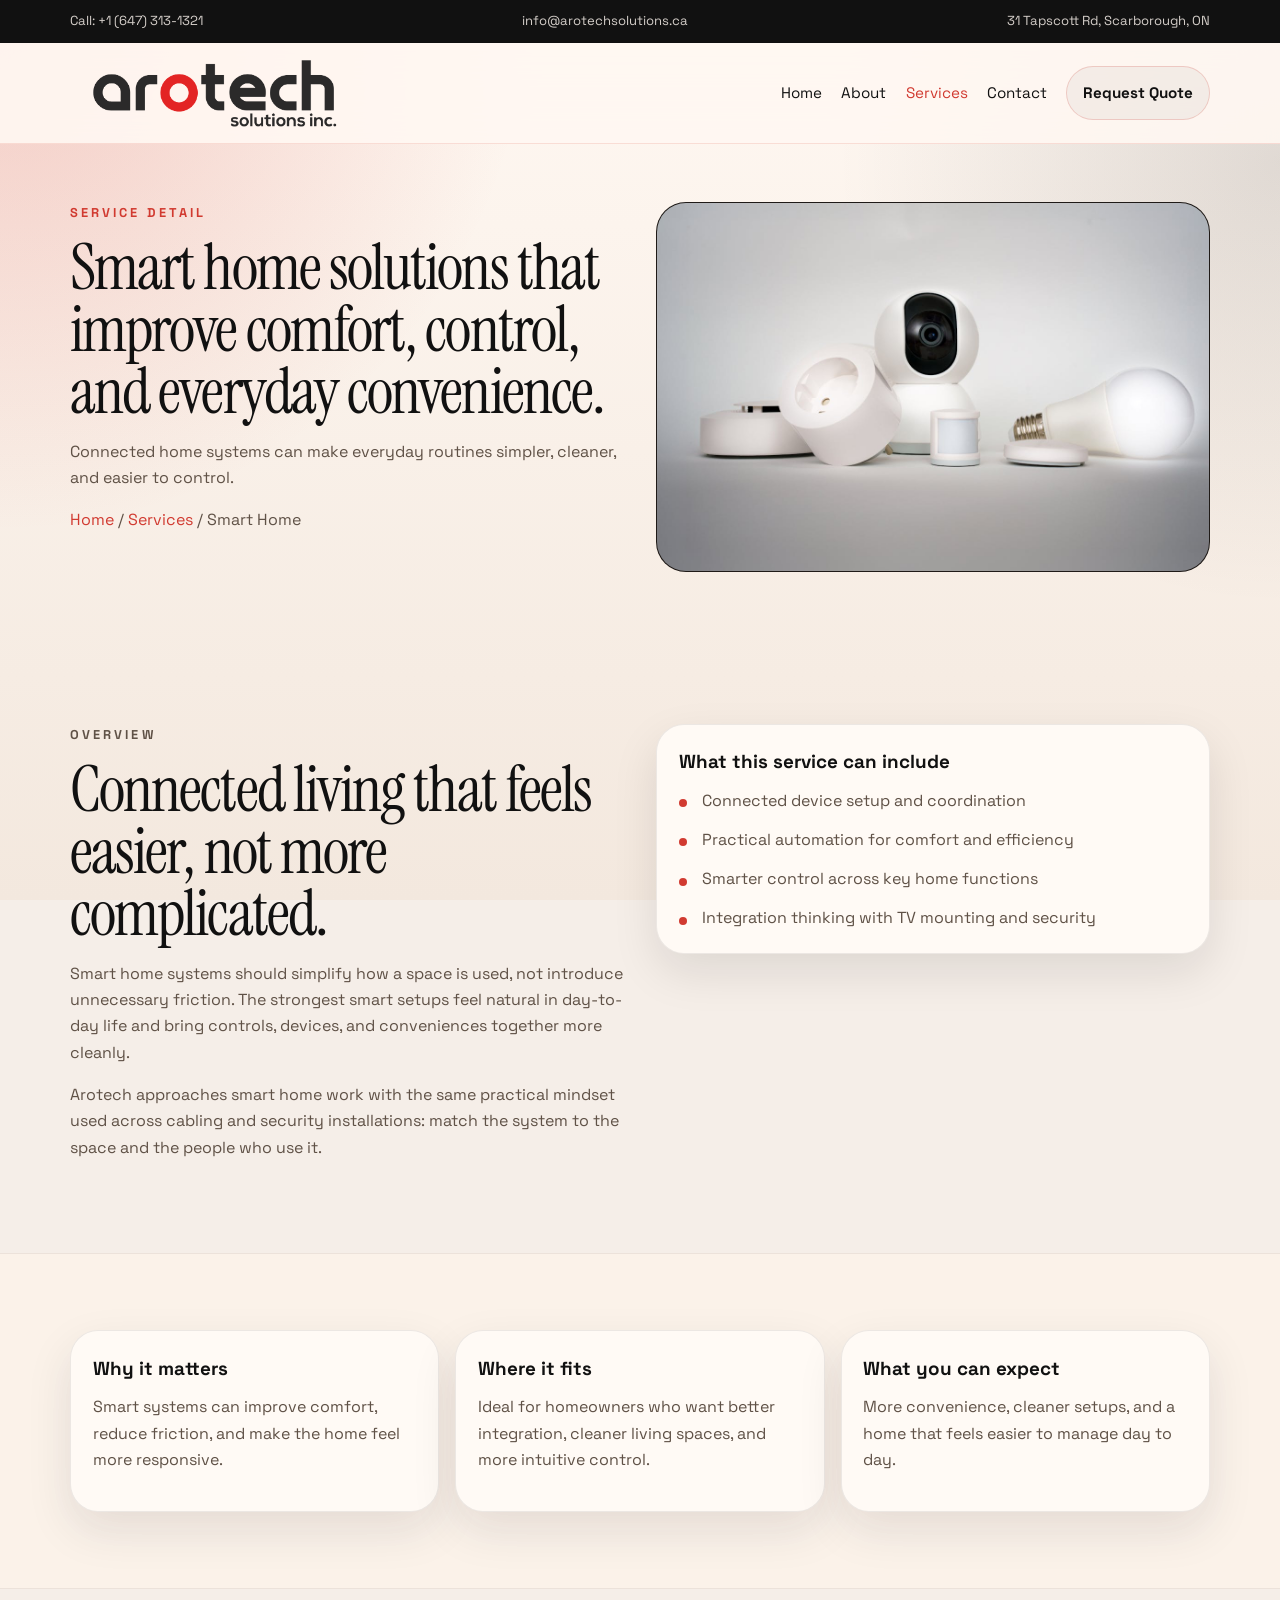
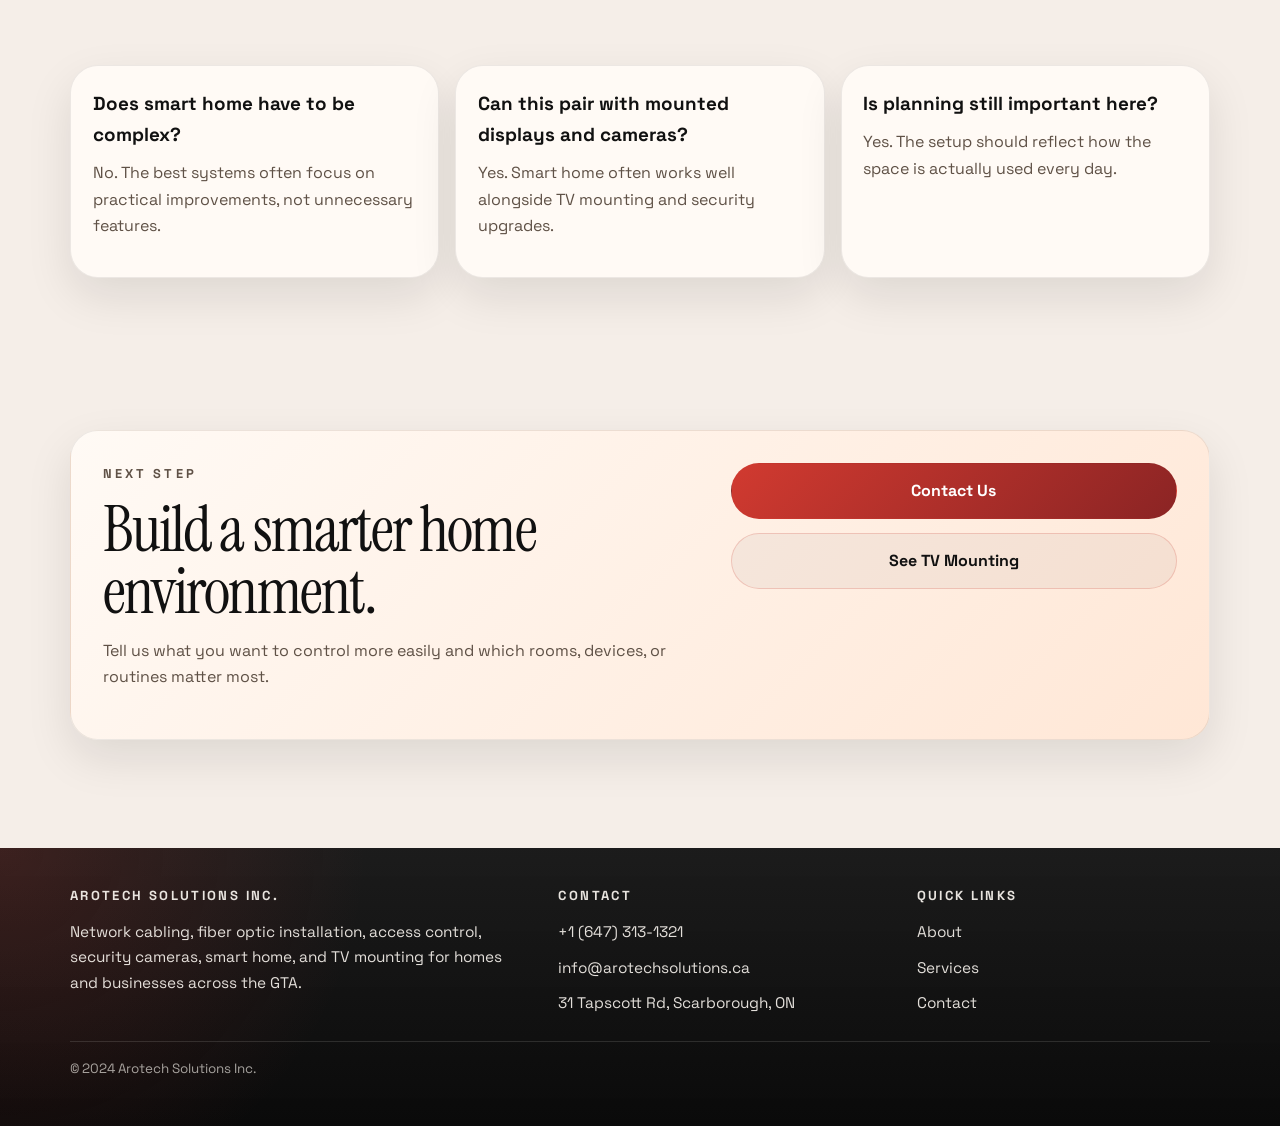
<file: services/smart-home.html>
<!DOCTYPE html>
<html lang="en">
<head>
    <meta charset="UTF-8">
    <meta name="viewport" content="width=device-width, initial-scale=1.0">
    <title>Smart Home | Arotech Solutions Inc</title>
    <meta name="description" content="Smart home setup and connected technology integration for more convenient, comfortable, and responsive living spaces.">
    <link rel="icon" href="/assets/images/logo.png" type="image/png">
    <link rel="preconnect" href="https://fonts.googleapis.com">
    <link rel="preconnect" href="https://fonts.gstatic.com" crossorigin>
    <link href="https://fonts.googleapis.com/css2?family=Instrument+Serif:ital@0;1&family=Space+Grotesk:wght@400;500;700&display=swap" rel="stylesheet">
    <link rel="stylesheet" href="/assets/css/styles.css">
</head>
<body>
    <div class="site-bg" aria-hidden="true"></div>
    <div class="utility-bar"><div class="container utility-row"><a href="tel:+16473131321">Call: +1 (647) 313-1321</a><a href="mailto:info@arotechsolutions.ca">info@arotechsolutions.ca</a><span>31 Tapscott Rd, Scarborough, ON</span></div></div>
    <header class="site-header"><div class="container header-row"><a class="brand" href="/index.html" aria-label="Arotech Solutions home"><img src="/assets/images/arotech%20cropped%20png.png" alt="Arotech Solutions logo" data-light-src="/assets/images/arotech%20cropped%20png.png" data-dark-src="/assets/images/arotech%20black%20jpeg.png"></a><button class="nav-toggle" type="button" aria-expanded="false" aria-controls="site-nav" aria-label="Toggle navigation"><span></span><span></span></button><nav class="site-nav" id="site-nav"><a href="/index.html">Home</a><a href="/about.html">About</a><a href="/services.html" aria-current="page">Services</a><a href="/contact.html">Contact</a><a class="button button-small button-ghost" href="tel:+16473131321">Request Quote</a></nav></div></header>
    <main>
        <section class="page-hero section reveal"><div class="container page-hero-grid"><div><p class="eyebrow">Service Detail</p><h1>Smart home solutions that improve comfort, control, and everyday convenience.</h1><p class="hero-text">Connected home systems can make everyday routines simpler, cleaner, and easier to control.</p><p class="breadcrumb"><a href="/index.html">Home</a> / <a href="/services.html">Services</a> / Smart Home</p></div><figure class="page-hero-media reveal-card"><img src="/assets/images/service-smart-home.jpg" alt="Smart home devices arranged on a table"></figure></div></section>
        <section class="section reveal"><div class="container detail-grid"><div class="content-block"><p class="eyebrow">Overview</p><h2>Connected living that feels easier, not more complicated.</h2><p>Smart home systems should simplify how a space is used, not introduce unnecessary friction. The strongest smart setups feel natural in day-to-day life and bring controls, devices, and conveniences together more cleanly.</p><p>Arotech approaches smart home work with the same practical mindset used across cabling and security installations: match the system to the space and the people who use it.</p></div><div class="stack-card reveal-card"><h3>What this service can include</h3><ul class="checklist"><li>Connected device setup and coordination</li><li>Practical automation for comfort and efficiency</li><li>Smarter control across key home functions</li><li>Integration thinking with TV mounting and security</li></ul></div></div></section>
        <section class="section section-alt reveal"><div class="container info-grid three-col"><article class="info-card reveal-card"><h3>Why it matters</h3><p>Smart systems can improve comfort, reduce friction, and make the home feel more responsive.</p></article><article class="info-card reveal-card"><h3>Where it fits</h3><p>Ideal for homeowners who want better integration, cleaner living spaces, and more intuitive control.</p></article><article class="info-card reveal-card"><h3>What you can expect</h3><p>More convenience, cleaner setups, and a home that feels easier to manage day to day.</p></article></div></section>
        <section class="section reveal"><div class="container faq-grid"><article class="faq-card reveal-card"><h3>Does smart home have to be complex?</h3><p>No. The best systems often focus on practical improvements, not unnecessary features.</p></article><article class="faq-card reveal-card"><h3>Can this pair with mounted displays and cameras?</h3><p>Yes. Smart home often works well alongside TV mounting and security upgrades.</p></article><article class="faq-card reveal-card"><h3>Is planning still important here?</h3><p>Yes. The setup should reflect how the space is actually used every day.</p></article></div></section>
        <section class="section reveal"><div class="container contact-card"><div><p class="eyebrow">Next Step</p><h2>Build a smarter home environment.</h2><p>Tell us what you want to control more easily and which rooms, devices, or routines matter most.</p></div><div class="contact-actions"><a class="button" href="/contact.html">Contact Us</a><a class="button button-ghost" href="/services/tv-mounting.html">See TV Mounting</a></div></div></section>
    </main>
    <footer class="site-footer"><div class="container footer-shell"><div class="footer-brand-block"><p class="footer-title">Arotech Solutions Inc.</p><p>Network cabling, fiber optic installation, access control, security cameras, smart home, and TV mounting for homes and businesses across the GTA.</p></div><div class="footer-block"><p class="footer-heading">Contact</p><a href="tel:+16473131321">+1 (647) 313-1321</a><a href="mailto:info@arotechsolutions.ca">info@arotechsolutions.ca</a><span>31 Tapscott Rd, Scarborough, ON</span></div><div class="footer-block"><p class="footer-heading">Quick Links</p><a href="/about.html">About</a><a href="/services.html">Services</a><a href="/contact.html">Contact</a></div></div><div class="container footer-bottom"><p>&copy; <span id="year"></span> Arotech Solutions Inc.</p></div></footer>
    <script src="/assets/js/main.js"></script>
</body>
</html>
</file>
<file: assets/css/styles.css>
:root {
    --bg: #f5eee8;
    --surface: rgba(255, 248, 242, 0.84);
    --surface-strong: #fffaf5;
    --surface-alt: rgba(255, 244, 235, 0.62);
    --ink: #111111;
    --muted: #5f5146;
    --line: rgba(17, 17, 17, 0.1);
    --accent: #d13a30;
    --accent-strong: #8b2424;
    --accent-soft: #ffcdd2;
    --accent-warm: #d13a30;
    --utility-bg: #111111;
    --utility-text: rgba(255, 248, 242, 0.82);
    --header-bg: rgba(255, 248, 242, 0.9);
    --header-border: rgba(209, 58, 48, 0.14);
    --panel-border: rgba(22, 24, 22, 0.08);
    --panel-shadow-strong: 0 20px 48px rgba(25, 29, 28, 0.09);
    --site-bg-1: rgba(209, 58, 48, 0.24);
    --site-bg-2: rgba(17, 17, 17, 0.12);
    --site-bg-3-start: #fff8f2;
    --site-bg-3-end: #f3e8de;
    --hero-panel-start: rgba(255, 250, 245, 0.9);
    --hero-panel-end: rgba(255, 237, 222, 0.68);
    --hero-highlight-start: rgba(255, 248, 242, 0.98);
    --hero-highlight-end: rgba(255, 230, 212, 0.9);
    --hero-highlight-stripe-end: #d13a30;
    --hero-media-bg: #201b18;
    --figcaption-bg: rgba(255, 253, 248, 0.9);
    --signal-primary-bg: #fff4ea;
    --signal-dark-bg: #171717;
    --signal-dark-text: rgba(255, 255, 255, 0.78);
    --tag-bg: rgba(22, 24, 22, 0.06);
    --input-bg: #fff;
    --contact-gradient-start: #fffaf5;
    --contact-gradient-end: #ffe7d6;
    --footer-bg: radial-gradient(circle at top left, rgba(209, 58, 48, 0.18), transparent 28%), linear-gradient(180deg, rgba(23, 23, 23, 0.98), rgba(10, 10, 10, 1));
    --footer-text: rgba(255, 251, 245, 0.9);
    --footer-heading: rgba(255, 251, 245, 0.62);
    --footer-link: rgba(255, 251, 245, 0.88);
    --footer-border: rgba(255, 251, 245, 0.12);
    --nav-panel-bg: rgba(255, 248, 242, 0.98);
    --nav-toggle-bg: rgba(255, 250, 245, 0.98);
    --shadow: 0 18px 46px rgba(17, 17, 17, 0.1);
    --radius: 28px;
    --container: min(1140px, calc(100% - 2rem));
}

body[data-theme="dark"] {
    --bg: #0f0f11;
    --surface: rgba(26, 26, 29, 0.86);
    --surface-strong: #17171a;
    --surface-alt: rgba(22, 22, 25, 0.78);
    --ink: #f5eee7;
    --muted: #bcae9f;
    --line: rgba(255, 255, 255, 0.1);
    --accent: #ef5350;
    --accent-strong: #c62828;
    --accent-soft: rgba(244, 67, 54, 0.14);
    --accent-warm: #ef5350;
    --utility-bg: #090909;
    --utility-text: rgba(245, 238, 231, 0.8);
    --header-bg: rgba(17, 17, 20, 0.9);
    --header-border: rgba(209, 58, 48, 0.2);
    --panel-border: rgba(255, 255, 255, 0.08);
    --panel-shadow-strong: 0 20px 48px rgba(0, 0, 0, 0.28);
    --site-bg-1: rgba(209, 58, 48, 0.14);
    --site-bg-2: rgba(255, 255, 255, 0.06);
    --site-bg-3-start: #17171a;
    --site-bg-3-end: #0d0d0f;
    --hero-panel-start: rgba(26, 26, 30, 0.96);
    --hero-panel-end: rgba(18, 18, 21, 0.96);
    --hero-highlight-start: rgba(28, 28, 32, 0.98);
    --hero-highlight-end: rgba(23, 23, 27, 0.94);
    --hero-highlight-stripe-end: #ef5350;
    --hero-media-bg: #0d0d0f;
    --figcaption-bg: rgba(22, 22, 26, 0.92);
    --signal-primary-bg: rgba(209, 58, 48, 0.1);
    --signal-dark-bg: #0c0c0d;
    --signal-dark-text: rgba(245, 238, 231, 0.72);
    --tag-bg: rgba(255, 255, 255, 0.08);
    --input-bg: #111114;
    --contact-gradient-start: #18181c;
    --contact-gradient-end: #111114;
    --footer-bg: radial-gradient(circle at top left, rgba(209, 58, 48, 0.14), transparent 28%), linear-gradient(180deg, rgba(10, 10, 12, 0.98), rgba(5, 5, 6, 1));
    --footer-text: rgba(245, 238, 231, 0.9);
    --footer-heading: rgba(245, 238, 231, 0.58);
    --footer-link: rgba(245, 238, 231, 0.84);
    --footer-border: rgba(245, 238, 231, 0.1);
    --nav-panel-bg: rgba(18, 18, 22, 0.98);
    --nav-toggle-bg: rgba(20, 20, 23, 0.98);
    --shadow: 0 18px 46px rgba(0, 0, 0, 0.28);
}

* {
    box-sizing: border-box;
}

html {
    scroll-behavior: smooth;
}

body {
    margin: 0;
    font-family: "Space Grotesk", sans-serif;
    background: var(--bg);
    color: var(--ink);
    line-height: 1.65;
    overflow-x: hidden;
}

img,
video {
    display: block;
    max-width: 100%;
}

a {
    color: inherit;
    text-decoration: none;
}

p,
h1,
h2,
h3 {
    margin-top: 0;
}

figure {
    margin: 0;
}

.site-bg {
    position: fixed;
    inset: 0;
    z-index: -1;
    background:
        radial-gradient(circle at top left, var(--site-bg-1), transparent 34%),
        radial-gradient(circle at right 18%, var(--site-bg-2), transparent 30%),
        linear-gradient(180deg, var(--site-bg-3-start) 0%, var(--site-bg-3-end) 100%);
}

.utility-bar {
    border-bottom: 1px solid var(--line);
    background: var(--utility-bg);
}

.utility-row {
    display: flex;
    align-items: center;
    justify-content: space-between;
    gap: 1rem;
    min-height: 42px;
    font-size: 0.82rem;
    color: var(--utility-text);
}

.container {
    width: var(--container);
    margin: 0 auto;
}

.section {
    padding: 4.75rem 0;
}

.section-alt {
    background: var(--surface-alt);
    border-top: 1px solid color-mix(in srgb, var(--line) 65%, transparent);
    border-bottom: 1px solid color-mix(in srgb, var(--line) 65%, transparent);
}

.eyebrow {
    margin-bottom: 0.9rem;
    font-size: 0.8rem;
    font-weight: 700;
    letter-spacing: 0.24em;
    text-transform: uppercase;
    color: var(--accent);
}

.site-header {
    position: sticky;
    top: 0;
    z-index: 25;
    backdrop-filter: blur(18px);
    background: var(--header-bg);
    border-bottom: 1px solid var(--header-border);
}

.header-row {
    display: flex;
    align-items: center;
    justify-content: space-between;
    gap: 1rem;
    min-height: 100px;
}

.brand {
    display: inline-flex;
    align-items: center;
    justify-content: center;
    flex: 0 0 auto;
    max-width: 520px;
}

.brand img {
    display: block;
    width: 100%;
    height: auto;
    max-height: 80px;
    object-fit: contain;
}

body[data-theme="dark"] .brand img {
    filter: brightness(0) invert(1);
}

.site-nav {
    display: flex;
    align-items: center;
    gap: 1.2rem;
    font-size: 0.95rem;
}

.site-nav a,
.theme-toggle {
    transition: color 0.2s ease, background 0.2s ease, border-color 0.2s ease, box-shadow 0.2s ease;
}

.site-nav a[aria-current="page"]:not(.button),
.site-nav a:not(.button):hover,
.site-nav a.theme-toggle:hover {
    color: var(--accent);
}

.nav-toggle {
    display: none;
    width: 48px;
    height: 48px;
    padding: 0;
    border: 1px solid var(--line);
    border-radius: 16px;
    background: var(--nav-toggle-bg);
    cursor: pointer;
}

.nav-toggle span {
    display: block;
    width: 18px;
    height: 2px;
    margin: 6px auto;
    background: var(--ink);
}

.button {
    display: inline-flex;
    align-items: center;
    justify-content: center;
    min-height: 50px;
    padding: 0.85rem 1.25rem;
    border: 1px solid transparent;
    border-radius: 999px;
    background: linear-gradient(135deg, var(--accent), var(--accent-strong));
    color: #fff;
    font-weight: 700;
    transition: background 0.2s ease, border-color 0.2s ease, box-shadow 0.2s ease;
}

.button:hover {
    background: linear-gradient(135deg, #d13a30, var(--accent));
    box-shadow: 0 10px 24px rgba(209, 58, 48, 0.16);
}

.button-ghost {
    background: rgba(17, 17, 17, 0.04);
    color: var(--ink);
    border-color: rgba(209, 58, 48, 0.2);
}

.button-ghost:hover {
    background: rgba(209, 58, 48, 0.1);
}

.button-small {
    min-height: 44px;
    padding-inline: 1rem;
}

.theme-toggle {
    display: inline-flex;
    align-items: center;
    justify-content: center;
    width: 40px;
    height: 40px;
    padding: 0;
    border: 1px solid var(--line);
    border-radius: 50%;
    background: transparent;
    color: var(--ink);
    font: inherit;
    font-size: 1.15rem;
    cursor: pointer;
    flex-shrink: 0;
}

.theme-toggle:hover {
    background: var(--accent-soft);
    box-shadow: 0 6px 18px rgba(209, 58, 48, 0.14);
}

.theme-toggle-icon {
    display: block;
    line-height: 1;
    font-style: normal;
}

.text-link {
    display: inline-flex;
    align-items: center;
    gap: 0.35rem;
    font-weight: 700;
    color: var(--accent);
}

.text-link::after {
    content: ">";
    font-size: 0.9rem;
}

.hero,
.page-hero {
    padding-top: 3.6rem;
}

.hero-grid,
.page-hero-grid,
.detail-grid,
.video-grid,
.form-layout,
.section-head,
.footer-row {
    display: grid;
    grid-template-columns: repeat(2, minmax(0, 1fr));
    gap: 2rem;
    align-items: start;
}

.home-hero-grid {
    align-items: stretch;
}

.hero-copy h1,
.page-hero h1,
.section-head h2,
.content-block h2,
.contact-card h2,
.video-grid h2 {
    font-family: "Instrument Serif", serif;
    font-weight: 400;
    line-height: 0.97;
    letter-spacing: -0.03em;
}

.hero-copy h1 {
    margin-bottom: 1.1rem;
    font-size: clamp(3.2rem, 8vw, 6.4rem);
    max-width: 11ch;
}

.page-hero h1,
.section-head h2,
.content-block h2,
.contact-card h2,
.video-grid h2 {
    margin-bottom: 0.95rem;
    font-size: clamp(2.3rem, 5vw, 4.2rem);
}

.hero-text,
.section-head > p,
.content-block p,
.stack-card p,
.signal-card span,
.signal-card p,
.trust-card p,
.info-card p,
.faq-card p,
.contact-card p,
.breadcrumb,
.video-grid p {
    color: var(--muted);
}

.hero-actions {
    display: flex;
    flex-wrap: wrap;
    gap: 0.9rem;
    margin-bottom: 2rem;
}

.hero-points,
.checklist {
    display: grid;
    gap: 0.8rem;
    padding: 0;
    margin: 0;
    list-style: none;
}

.hero-points li,
.checklist li {
    position: relative;
    padding-left: 1.45rem;
    color: var(--muted);
}

.hero-points li::before,
.checklist li::before {
    content: "";
    position: absolute;
    top: 0.72rem;
    left: 0;
    width: 8px;
    height: 8px;
    border-radius: 50%;
    background: var(--accent-warm);
}

.hero-panel,
.stack-card,
.signal-card,
.trust-card,
.service-card,
.process-card,
.video-card,
.info-card,
.faq-card,
.contact-card,
.contact-form,
.mini-link-card {
    border: 1px solid var(--panel-border);
    border-radius: var(--radius);
    background: var(--surface-strong);
    box-shadow: var(--shadow);
}

.hero-panel {
    display: grid;
    gap: 1rem;
    padding: 1rem;
    background: linear-gradient(180deg, var(--hero-panel-start), var(--hero-panel-end));
}

.hero-highlight {
    display: grid;
    gap: 0.85rem;
    padding: 1.25rem 1.35rem;
    border: 1px solid var(--header-border);
    border-radius: var(--radius);
    background: linear-gradient(135deg, var(--hero-highlight-start), var(--hero-highlight-end));
    position: relative;
}

.hero-highlight::before {
    content: "";
    position: absolute;
    inset: 0 auto 0 0;
    width: 5px;
    background: linear-gradient(180deg, var(--accent), var(--hero-highlight-stripe-end));
}

.hero-highlight-label {
    margin-bottom: 0;
    font-size: 0.78rem;
    font-weight: 700;
    letter-spacing: 0.14em;
    text-transform: uppercase;
    color: var(--accent);
}

.hero-highlight h3 {
    margin-bottom: 0;
    font-size: 1.3rem;
    line-height: 1.3;
}

.hero-highlight-meta {
    display: flex;
    align-items: center;
    justify-content: space-between;
    gap: 1rem;
    color: var(--muted);
    font-size: 0.95rem;
}

.hero-visual,
.page-hero-media {
    overflow: hidden;
    border-radius: calc(var(--radius) + 2px);
    border: 1px solid rgba(22, 24, 22, 0.08);
    background: var(--hero-media-bg);
}

.hero-visual img,
.page-hero-media img,
.page-hero-media video {
    width: 100%;
    height: 100%;
    min-height: 360px;
    object-fit: cover;
}

.hero-photo-frame {
    position: relative;
}

.hero-photo-frame::after {
    content: "";
    position: absolute;
    inset: 0;
    background: linear-gradient(180deg, rgba(20, 25, 25, 0.04) 0%, rgba(20, 25, 25, 0.35) 100%);
}

.hero-photo-frame figcaption {
    position: absolute;
    left: 1.2rem;
    right: 1.2rem;
    bottom: 1rem;
    z-index: 1;
    padding: 0.9rem 1rem;
    border-radius: 18px;
    background: var(--figcaption-bg);
    color: var(--ink);
    font-weight: 500;
}

.hero-stat-grid,
.trust-grid,
.process-grid,
.info-grid,
.faq-grid,
.service-links-grid {
    display: grid;
    gap: 1rem;
}

.hero-stat-grid {
    grid-template-columns: repeat(3, minmax(0, 1fr));
}

.trust-grid {
    grid-template-columns: repeat(3, minmax(0, 1fr));
}

.process-grid,
.info-grid.three-col,
.faq-grid,
.service-links-grid,
.info-grid.three-col {
    grid-template-columns: repeat(3, minmax(0, 1fr));
}

.service-links-grid {
    grid-template-columns: repeat(2, minmax(0, 1fr));
}

.signal-card,
.trust-card,
.process-card,
.info-card,
.faq-card,
.stack-card {
    padding: 1.35rem;
}

.signal-card strong {
    display: block;
    margin-bottom: 0.2rem;
    font-size: 1.75rem;
}

.signal-card-primary {
    background: var(--signal-primary-bg);
}

.signal-card-accent {
    background: var(--accent-soft);
}

.signal-card-dark {
    background: var(--signal-dark-bg);
    color: #fff;
}

.signal-card-dark p,
.signal-card-dark span {
    color: var(--signal-dark-text);
}

.services-grid {
    display: grid;
    grid-template-columns: repeat(3, minmax(0, 1fr));
    gap: 1rem;
    margin-top: 2rem;
}

.services-grid-six {
    grid-template-columns: repeat(3, minmax(0, 1fr));
}

.service-card {
    display: grid;
    align-content: start;
    gap: 0.85rem;
    overflow: hidden;
    padding: 1.35rem;
}

.service-media {
    margin: -1.35rem -1.35rem 0;
    overflow: hidden;
    border-bottom: 1px solid var(--panel-border);
}

.service-media img {
    width: 100%;
    height: 230px;
    object-fit: cover;
    transition: transform 0.45s ease;
}

.service-card:hover .service-media img {
    transform: scale(1.04);
}

.service-card span,
.process-card span {
    display: inline-flex;
    width: fit-content;
    padding: 0.35rem 0.65rem;
    border-radius: 999px;
    background: var(--tag-bg);
    font-size: 0.78rem;
    font-weight: 700;
    letter-spacing: 0.08em;
    text-transform: uppercase;
}

.service-card h3,
.trust-card h3,
.info-card h3,
.faq-card h3,
.process-card h3,
.stack-card h3,
.mini-link-card {
    margin-bottom: 0.65rem;
    font-size: 1.18rem;
}

.video-card {
    overflow: hidden;
    padding: 0;
}

.video-card video {
    width: 100%;
    min-height: 100%;
    background: #000;
}

.mini-link-card {
    padding: 1.2rem 1.3rem;
    font-weight: 700;
}

.mini-link-card:hover {
    color: var(--accent);
}

.breadcrumb a {
    color: var(--accent);
}

.contact-card {
    display: grid;
    grid-template-columns: minmax(0, 1.15fr) minmax(280px, 0.85fr);
    gap: 1.5rem;
    padding: 2rem;
    background: linear-gradient(135deg, var(--contact-gradient-start), var(--contact-gradient-end));
}

.contact-actions,
.contact-stack {
    display: grid;
    align-content: start;
    gap: 0.9rem;
}

.form-layout {
    align-items: start;
}

.contact-form {
    display: grid;
    gap: 1rem;
    padding: 1.4rem;
}

.contact-form label {
    display: grid;
    gap: 0.45rem;
    font-weight: 500;
}

.contact-form input,
.contact-form select,
.contact-form textarea {
    width: 100%;
    padding: 0.9rem 1rem;
    border: 1px solid color-mix(in srgb, var(--line) 90%, transparent);
    border-radius: 16px;
    background: var(--input-bg);
    color: var(--ink);
    font: inherit;
}

.contact-form input::placeholder,
.contact-form textarea::placeholder {
    color: var(--muted);
}

.form-success-msg {
    margin-top: 1rem;
    padding: 1.1rem 1.4rem;
    border-radius: 16px;
    background: var(--accent-soft);
    color: var(--ink);
    font-weight: 500;
    border-left: 3px solid var(--accent);
}

.site-footer {
    margin-top: 2rem;
    padding: 0 0 2rem;
    background: var(--footer-bg);
    color: var(--footer-text);
}

.site-footer a,
.site-footer span,
.site-footer p {
    color: inherit;
}

.footer-shell {
    display: grid;
    grid-template-columns: 1.4fr 1fr 0.9fr;
    gap: 2rem;
    padding-top: 2.3rem;
    padding-bottom: 1.6rem;
}

.footer-brand-block,
.footer-block {
    display: grid;
    align-content: start;
    gap: 0.65rem;
}

.footer-title,
.footer-heading {
    margin-bottom: 0.15rem;
    font-size: 0.82rem;
    font-weight: 700;
    letter-spacing: 0.18em;
    text-transform: uppercase;
    color: var(--footer-heading);
}

.footer-brand-block p:last-child,
.footer-block span,
.footer-block a {
    font-size: 0.96rem;
    color: var(--footer-link);
}

.footer-block a,
.footer-credit a {
    transition: color 0.2s ease;
}

.footer-block a:hover,
.footer-credit a:hover {
    color: #ffffff;
}

.footer-bottom {
    display: flex;
    align-items: center;
    justify-content: space-between;
    gap: 1rem;
    padding-top: 1rem;
    border-top: 1px solid var(--footer-border);
    font-size: 0.84rem;
    color: var(--footer-heading);
}

.footer-credit {
    margin: 0;
    text-align: right;
}

.reveal,
.reveal-card {
    opacity: 0;
    transform: translateY(12px);
    transition: opacity 0.45s ease, transform 0.45s ease;
}

.is-visible {
    opacity: 1;
    transform: translateY(0);
}

.hero-panel,
.signal-card,
.hero-highlight,
.trust-card,
.service-card,
.process-card,
.video-card,
.info-card,
.faq-card,
.stack-card,
.contact-card,
.contact-form,
.mini-link-card,
.page-hero-media {
    transition: box-shadow 0.2s ease, border-color 0.2s ease;
}

.hero-panel:hover,
.signal-card:hover,
.hero-highlight:hover,
.trust-card:hover,
.service-card:hover,
.process-card:hover,
.video-card:hover,
.info-card:hover,
.faq-card:hover,
.stack-card:hover,
.contact-card:hover,
.contact-form:hover,
.mini-link-card:hover,
.page-hero-media:hover {
    box-shadow: var(--panel-shadow-strong);
    border-color: rgba(209, 58, 48, 0.24);
}

@media (prefers-reduced-motion: reduce) {
    html {
        scroll-behavior: auto;
    }

    *,
    *::before,
    *::after {
        animation: none !important;
        transition-duration: 0.01ms !important;
        transition-delay: 0ms !important;
    }
}

@media (max-width: 980px) {
    .hero-grid,
    .page-hero-grid,
    .detail-grid,
    .video-grid,
    .form-layout,
    .section-head,
    .contact-card {
        grid-template-columns: 1fr;
    }

    .hero-stat-grid,
    .trust-grid,
    .info-grid.three-col,
    .faq-grid,
    .service-links-grid {
        grid-template-columns: repeat(2, minmax(0, 1fr));
    }

    .hero-highlight-meta {
        align-items: flex-start;
        flex-direction: column;
    }

    .services-grid,
    .services-grid-six,
    .process-grid {
        grid-template-columns: repeat(2, minmax(0, 1fr));
    }

    .footer-shell {
        grid-template-columns: repeat(2, minmax(0, 1fr));
    }

    .site-nav {
        position: absolute;
        top: calc(100% + 0.75rem);
        right: 1rem;
        left: 1rem;
        display: grid;
        gap: 0.75rem;
        padding: 1rem;
        border: 1px solid var(--panel-border);
        border-radius: 24px;
        background: var(--nav-panel-bg);
        box-shadow: var(--shadow);
        opacity: 0;
        visibility: hidden;
        transform: translateY(-10px);
        transition: opacity 0.2s ease, visibility 0.2s ease, transform 0.2s ease;
    }

    .theme-toggle {
        width: 40px;
        justify-content: center;
    }

    .site-nav.is-open {
        opacity: 1;
        visibility: visible;
        transform: translateY(0);
    }

    .nav-toggle {
        display: inline-block;
    }
}

@media (max-width: 720px) {
    .section {
        padding: 3.5rem 0;
    }

    .hero-copy h1 {
        max-width: none;
        font-size: clamp(2.8rem, 15vw, 4.4rem);
    }

    .utility-row {
        flex-direction: column;
        align-items: flex-start;
        justify-content: center;
        padding: 0.45rem 0;
    }

    .services-grid,
    .services-grid-six,
    .process-grid,
    .trust-grid,
    .info-grid.three-col,
    .faq-grid,
    .service-links-grid,
    .hero-stat-grid {
        grid-template-columns: 1fr;
    }

    .header-row {
        min-height: 90px;
    }

    .brand {
        max-width: 360px;
    }

    .brand img {
        max-height: 62px;
    }

    .hero-visual img,
    .page-hero-media img,
    .page-hero-media video {
        min-height: 300px;
    }

    .hero-highlight {
        padding: 1rem 1.1rem;
    }

    .contact-card {
        padding: 1.4rem;
    }

    .footer-shell {
        grid-template-columns: 1fr;
        gap: 1.4rem;
    }

    .footer-bottom {
        flex-direction: column;
        align-items: flex-start;
    }

    .footer-credit {
        text-align: left;
    }
}

@media (prefers-reduced-motion: reduce) {
    html {
        scroll-behavior: auto;
    }

    *,
    *::before,
    *::after {
        animation-duration: 0.01ms !important;
        animation-iteration-count: 1 !important;
        transition-duration: 0.01ms !important;
    }

    .reveal,
    .reveal-card {
        opacity: 1;
        transform: none;
    }
}
</file>
